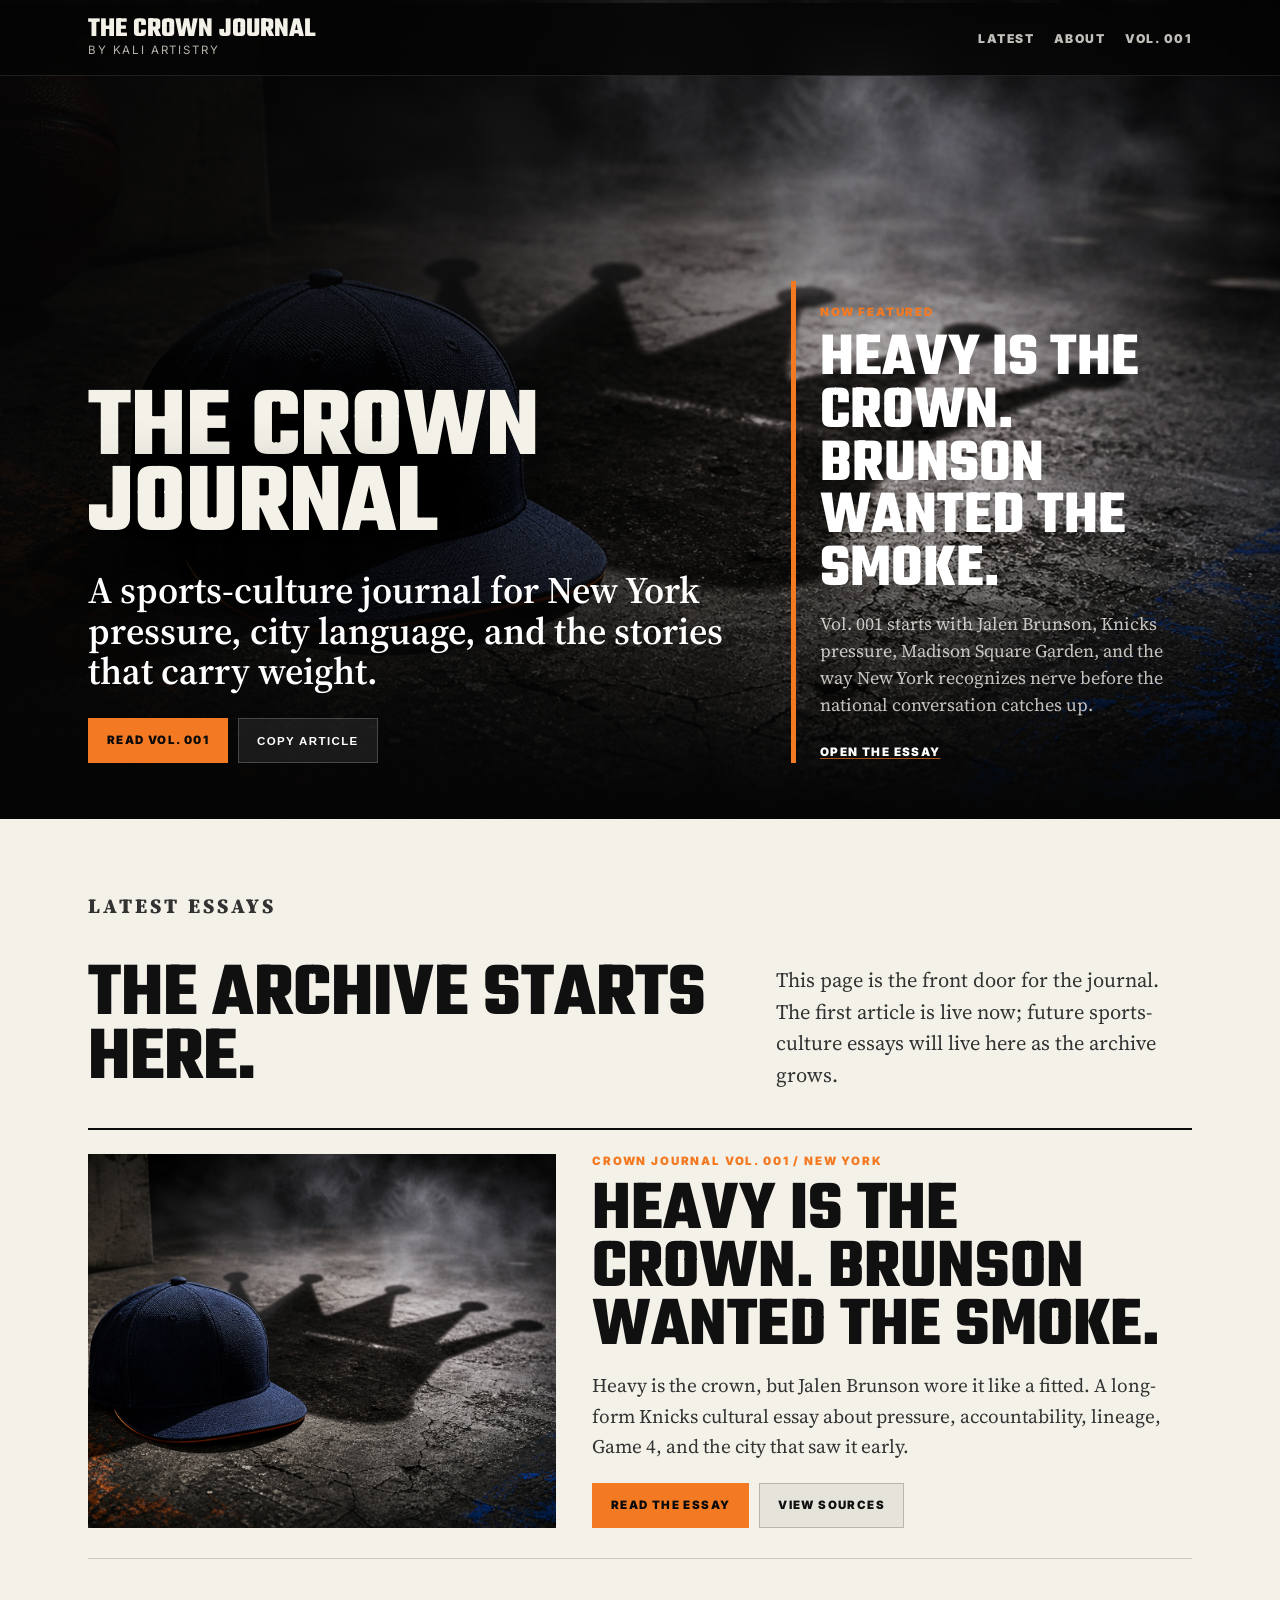
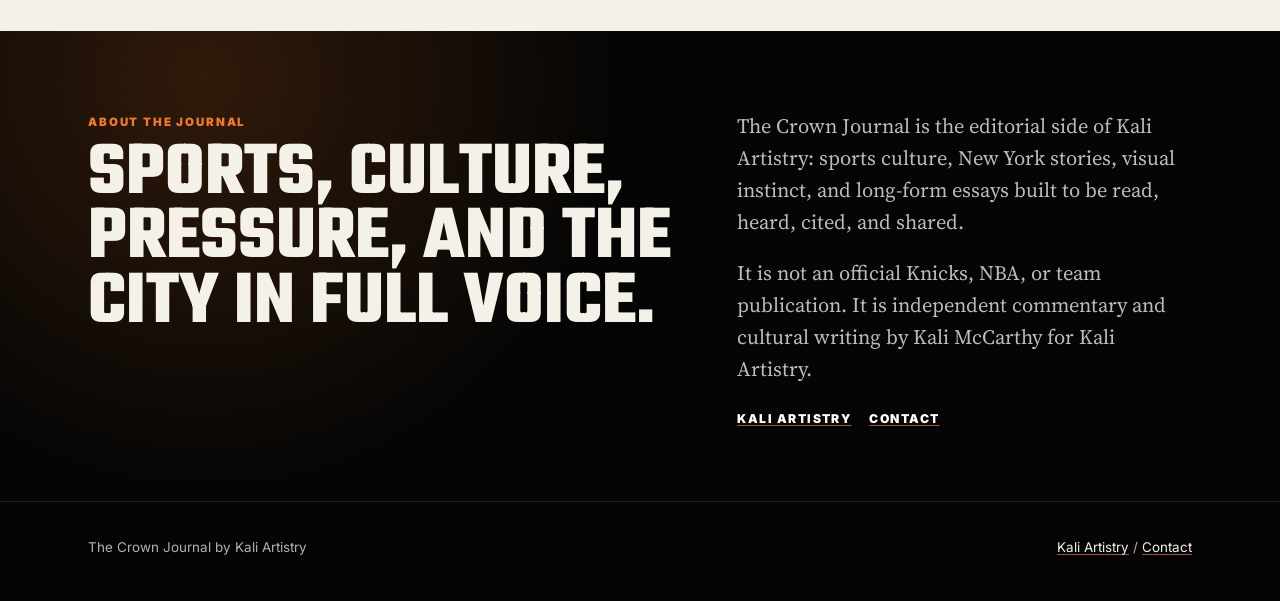
<file: index.html>
<!doctype html>
<html lang="en">
  <head>
    <meta charset="utf-8">
    <meta name="viewport" content="width=device-width, initial-scale=1">
    <meta name="robots" content="noindex">
    <title>The Crown Journal by Kali Artistry | New York Sports Culture Essays</title>
    <meta name="description" content="The Crown Journal by Kali Artistry is a sports-culture journal for New York pressure, Knicks history, city language, and long-form essays.">
    <link rel="canonical" href="https://journal.kaliartistry.com/">
    <link rel="preload" as="image" href="assets/crown-fitted-hero.png">
    <link rel="stylesheet" href="styles.css">
    <meta property="og:type" content="website">
    <meta property="og:site_name" content="The Crown Journal by Kali Artistry">
    <meta property="og:url" content="https://journal.kaliartistry.com/">
    <meta property="og:title" content="The Crown Journal by Kali Artistry">
    <meta property="og:description" content="Sports culture, New York pressure, Knicks history, and long-form essays from Kali Artistry.">
    <meta property="og:image" content="https://journal.kaliartistry.com/assets/crown-fitted-hero.png">
    <meta property="og:image:alt" content="A navy fitted cap on concrete under a heavy crown shadow with smoke and orange-blue light.">
    <meta name="twitter:card" content="summary_large_image">
    <meta name="twitter:title" content="The Crown Journal by Kali Artistry">
    <meta name="twitter:description" content="Sports culture, New York pressure, Knicks history, and long-form essays.">
    <meta name="twitter:image" content="https://journal.kaliartistry.com/assets/crown-fitted-hero.png">
    <script async src="https://www.googletagmanager.com/gtag/js?id=G-VDK00FP55M"></script>
    <script>
      window.dataLayer = window.dataLayer || [];
      function gtag(){dataLayer.push(arguments);}
      gtag("js", new Date());
      gtag("config", "G-VDK00FP55M", {
        linker: {
          domains: ["www.kaliartistry.com", "journal.kaliartistry.com"]
        }
      });
    </script>
    <script type="application/ld+json">
      {
        "@context": "https://schema.org",
        "@graph": [
          {
            "@type": "Organization",
            "@id": "https://journal.kaliartistry.com/#publisher",
            "name": "Kali Artistry",
            "url": "https://www.kaliartistry.com/"
          },
          {
            "@type": "WebSite",
            "@id": "https://journal.kaliartistry.com/#website",
            "name": "The Crown Journal by Kali Artistry",
            "url": "https://journal.kaliartistry.com/",
            "description": "A sports-culture journal for New York pressure, Knicks history, city language, and long-form essays.",
            "publisher": {
              "@id": "https://journal.kaliartistry.com/#publisher"
            },
            "inLanguage": "en-US"
          },
          {
            "@type": "CollectionPage",
            "@id": "https://journal.kaliartistry.com/#collection",
            "url": "https://journal.kaliartistry.com/",
            "name": "The Crown Journal",
            "description": "The magazine-style home for Crown Journal essays by Kali Artistry.",
            "isPartOf": {
              "@id": "https://journal.kaliartistry.com/#website"
            },
            "publisher": {
              "@id": "https://journal.kaliartistry.com/#publisher"
            },
            "mainEntity": {
              "@type": "ItemList",
              "name": "Latest Crown Journal Essays",
              "numberOfItems": 1,
              "itemListElement": [
                {
                  "@type": "ListItem",
                  "position": 1,
                  "url": "https://journal.kaliartistry.com/heavy-is-the-crown-brunson-wanted-the-smoke/",
                  "name": "Heavy Is The Crown. Brunson Wanted The Smoke."
                }
              ]
            },
            "hasPart": [
              {
                "@id": "https://journal.kaliartistry.com/heavy-is-the-crown-brunson-wanted-the-smoke/#article"
              }
            ]
          },
          {
            "@type": "BreadcrumbList",
            "@id": "https://journal.kaliartistry.com/#breadcrumb",
            "itemListElement": [
              {
                "@type": "ListItem",
                "position": 1,
                "name": "The Crown Journal",
                "item": "https://journal.kaliartistry.com/"
              }
            ]
          }
        ]
      }
    </script>
  </head>
  <body class="home-page" data-page="home" data-share-url="https://journal.kaliartistry.com/">
    <header class="site-header">
      <nav class="nav" aria-label="Primary navigation">
        <a class="brand" href="./" aria-current="page">
          <strong>The Crown Journal</strong>
          <span>By Kali Artistry</span>
        </a>
        <div class="nav-links">
          <a href="#latest" data-track-nav="home_latest">Latest</a>
          <a href="#about" data-track-nav="home_about">About</a>
          <a href="heavy-is-the-crown-brunson-wanted-the-smoke/" data-track-nav="home_article_nav">Vol. 001</a>
        </div>
      </nav>
    </header>

    <main>
      <section class="hero home-hero" aria-label="The Crown Journal homepage">
        <img class="hero-image" src="assets/crown-fitted-hero.png" alt="A fitted cap on concrete under a heavy crown shadow, surrounded by smoke and arena light.">
        <div class="hero-inner home-hero-inner">
          <div class="hero-copy home-copy">
            <h1>The Crown Journal</h1>
            <p class="dek">A sports-culture journal for New York pressure, city language, and the stories that carry weight.</p>
            <div class="hero-actions" aria-label="Journal actions">
              <a class="button primary" href="heavy-is-the-crown-brunson-wanted-the-smoke/" data-track-article-card="hero_read">Read Vol. 001</a>
              <button
                class="button"
                type="button"
                data-copy-link
                data-share-method="journal_home_copy"
                data-copy-url="https://journal.kaliartistry.com/heavy-is-the-crown-brunson-wanted-the-smoke/?utm_source=journal_home&utm_medium=copy_link&utm_campaign=crown_journal_launch"
              >Copy article</button>
            </div>
          </div>

          <aside class="home-feature" aria-label="Featured story">
            <span class="home-feature-label">Now Featured</span>
            <h2>Heavy Is The Crown. Brunson Wanted The Smoke.</h2>
            <p>Vol. 001 starts with Jalen Brunson, Knicks pressure, Madison Square Garden, and the way New York recognizes nerve before the national conversation catches up.</p>
            <a href="heavy-is-the-crown-brunson-wanted-the-smoke/" data-track-article-card="hero_feature">Open the essay</a>
          </aside>
        </div>
      </section>

      <section class="home-band home-latest" id="latest" aria-labelledby="latest-title">
        <div class="home-section-inner">
          <div class="home-section-head">
            <p class="home-section-label">Latest Essays</p>
            <h2 id="latest-title">The archive starts here.</h2>
            <p>This page is the front door for the journal. The first article is live now; future sports-culture essays will live here as the archive grows.</p>
          </div>

          <article class="essay-card">
            <a class="essay-card-media" href="heavy-is-the-crown-brunson-wanted-the-smoke/" aria-label="Read Heavy Is The Crown. Brunson Wanted The Smoke." data-track-article-card="latest_image">
              <img src="assets/crown-fitted-hero.png" alt="A fitted cap on concrete under a heavy crown shadow.">
            </a>
            <div class="essay-card-copy">
              <span>Crown Journal Vol. 001 / New York</span>
              <h3><a href="heavy-is-the-crown-brunson-wanted-the-smoke/" data-track-article-card="latest_title">Heavy Is The Crown. Brunson Wanted The Smoke.</a></h3>
              <p>Heavy is the crown, but Jalen Brunson wore it like a fitted. A long-form Knicks cultural essay about pressure, accountability, lineage, Game 4, and the city that saw it early.</p>
              <div class="essay-actions">
                <a class="button primary" href="heavy-is-the-crown-brunson-wanted-the-smoke/" data-track-article-card="latest_read">Read the essay</a>
                <a class="button" href="heavy-is-the-crown-brunson-wanted-the-smoke/#sources" data-track-article-card="latest_sources">View sources</a>
              </div>
            </div>
          </article>
        </div>
      </section>

      <section class="home-about" id="about" aria-labelledby="about-title">
        <div class="home-section-inner about-grid">
          <div>
            <p class="home-section-label">About The Journal</p>
            <h2 id="about-title">Sports, culture, pressure, and the city in full voice.</h2>
          </div>
          <div class="about-copy">
            <p>The Crown Journal is the editorial side of Kali Artistry: sports culture, New York stories, visual instinct, and long-form essays built to be read, heard, cited, and shared.</p>
            <p>It is not an official Knicks, NBA, or team publication. It is independent commentary and cultural writing by Kali McCarthy for Kali Artistry.</p>
            <div class="about-links">
              <a href="https://www.kaliartistry.com/" data-track-outbound="kali_artistry_home">Kali Artistry</a>
              <a href="https://www.kaliartistry.com/contact.html" data-track-outbound="kali_artistry_contact">Contact</a>
            </div>
          </div>
        </div>
      </section>
    </main>

    <footer class="site-footer">
      <div class="footer-inner">
        <span>The Crown Journal by Kali Artistry</span>
        <span><a href="https://www.kaliartistry.com/" data-track-outbound="kali_artistry_home">Kali Artistry</a> / <a href="https://www.kaliartistry.com/contact.html" data-track-outbound="kali_artistry_contact">Contact</a></span>
      </div>
    </footer>

    <script src="scripts.js"></script>
  </body>
</html>
</file>
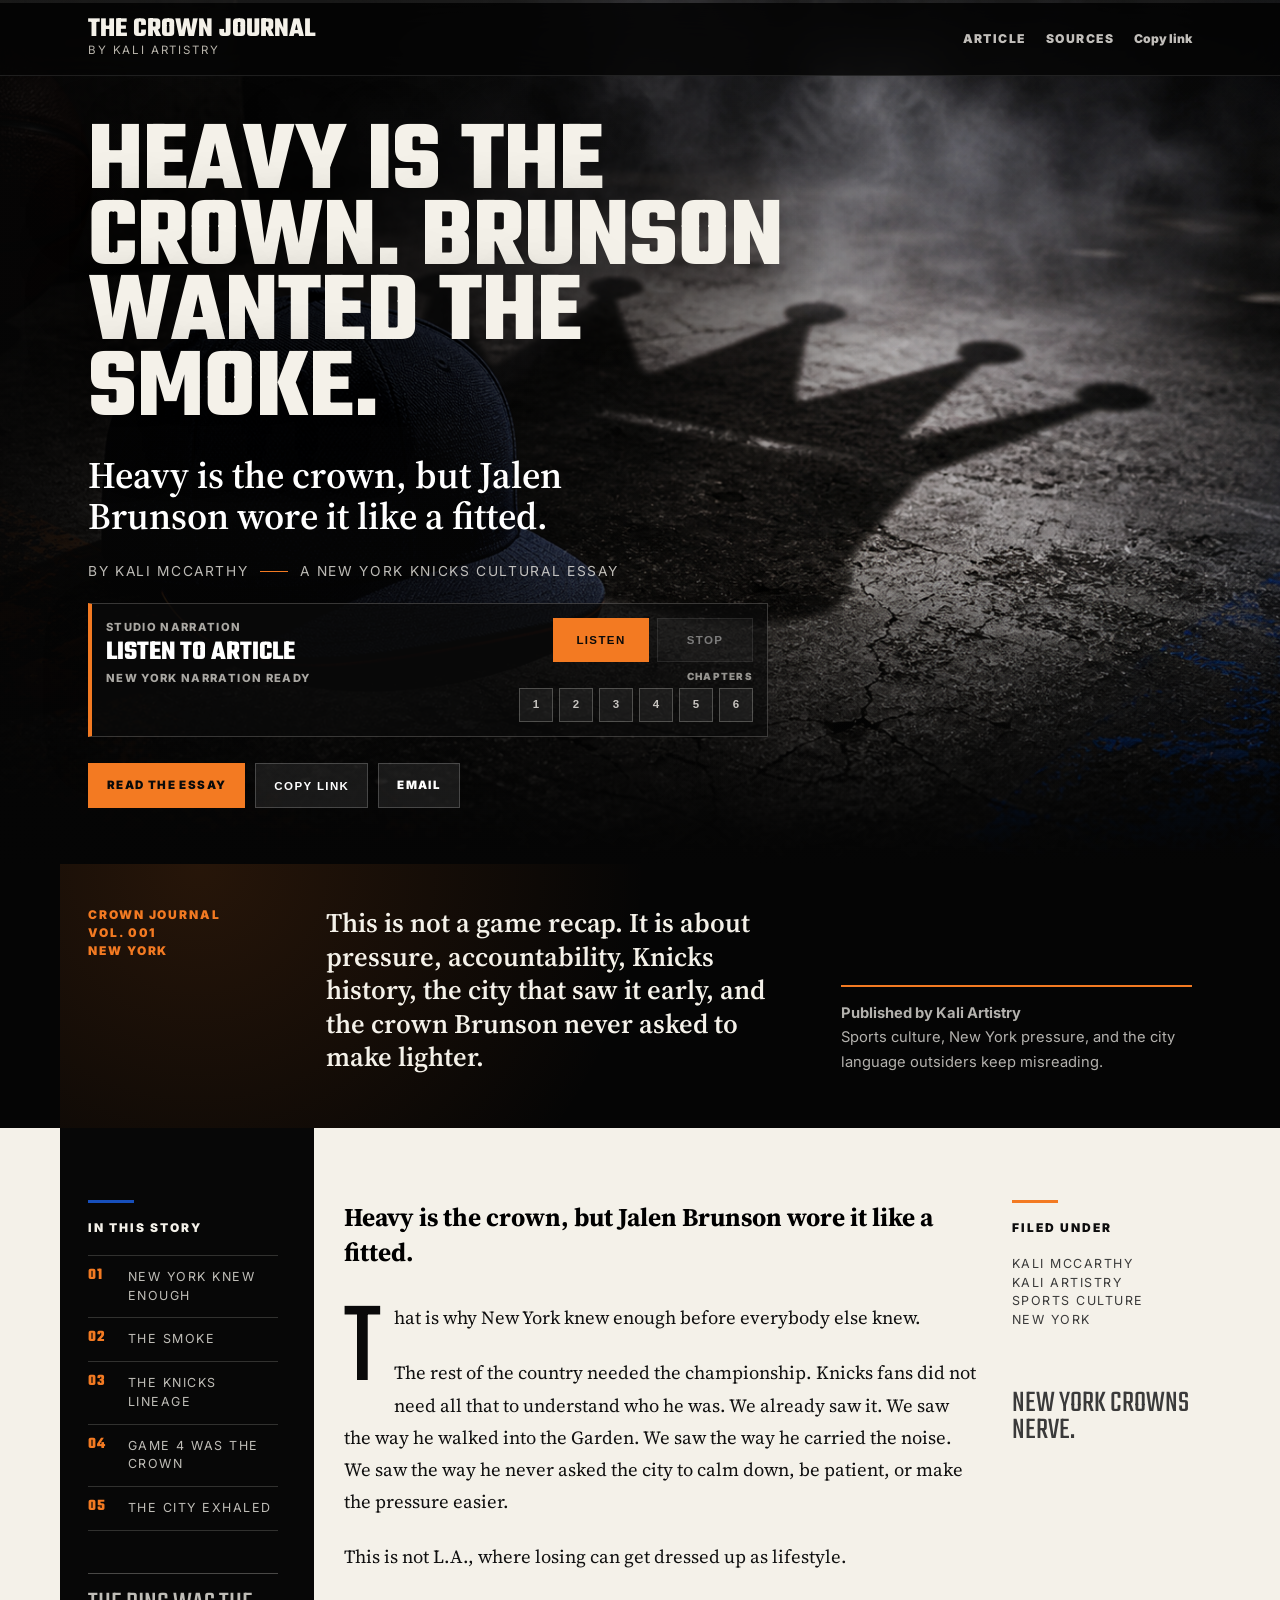
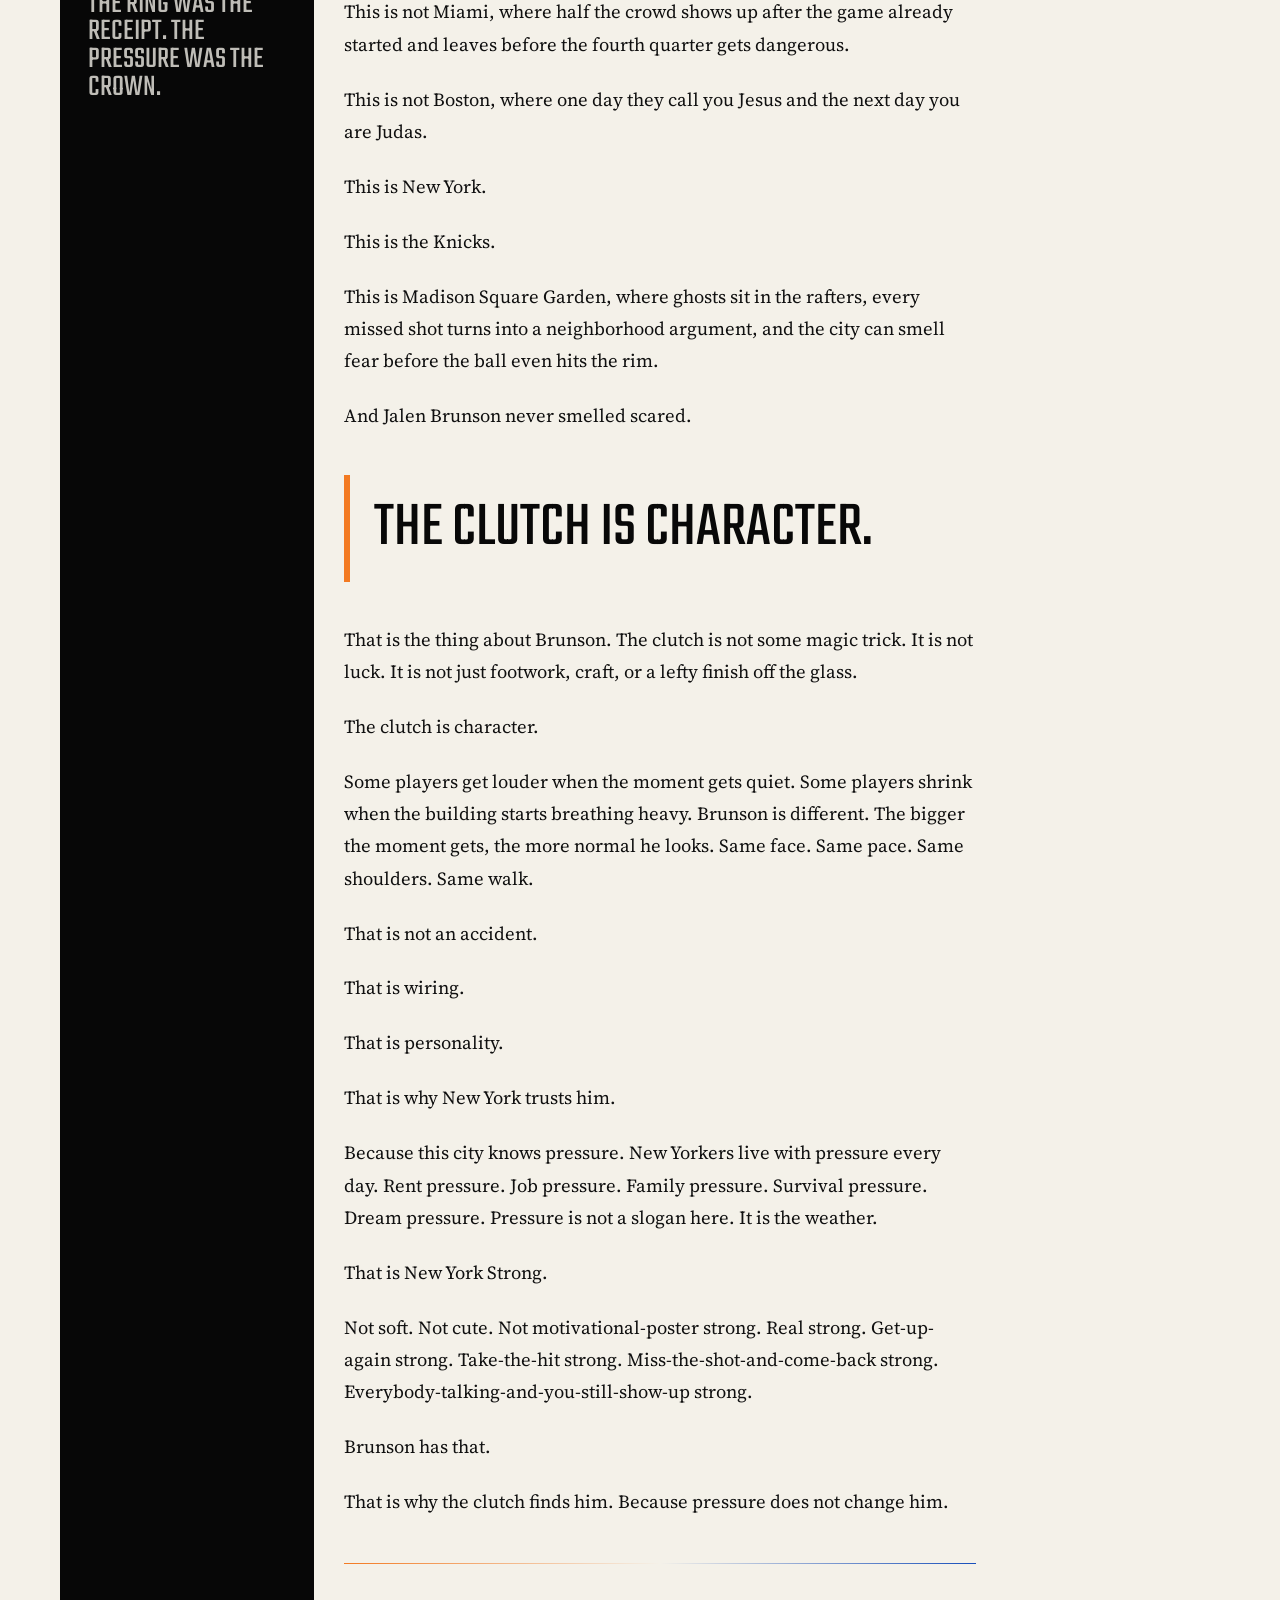
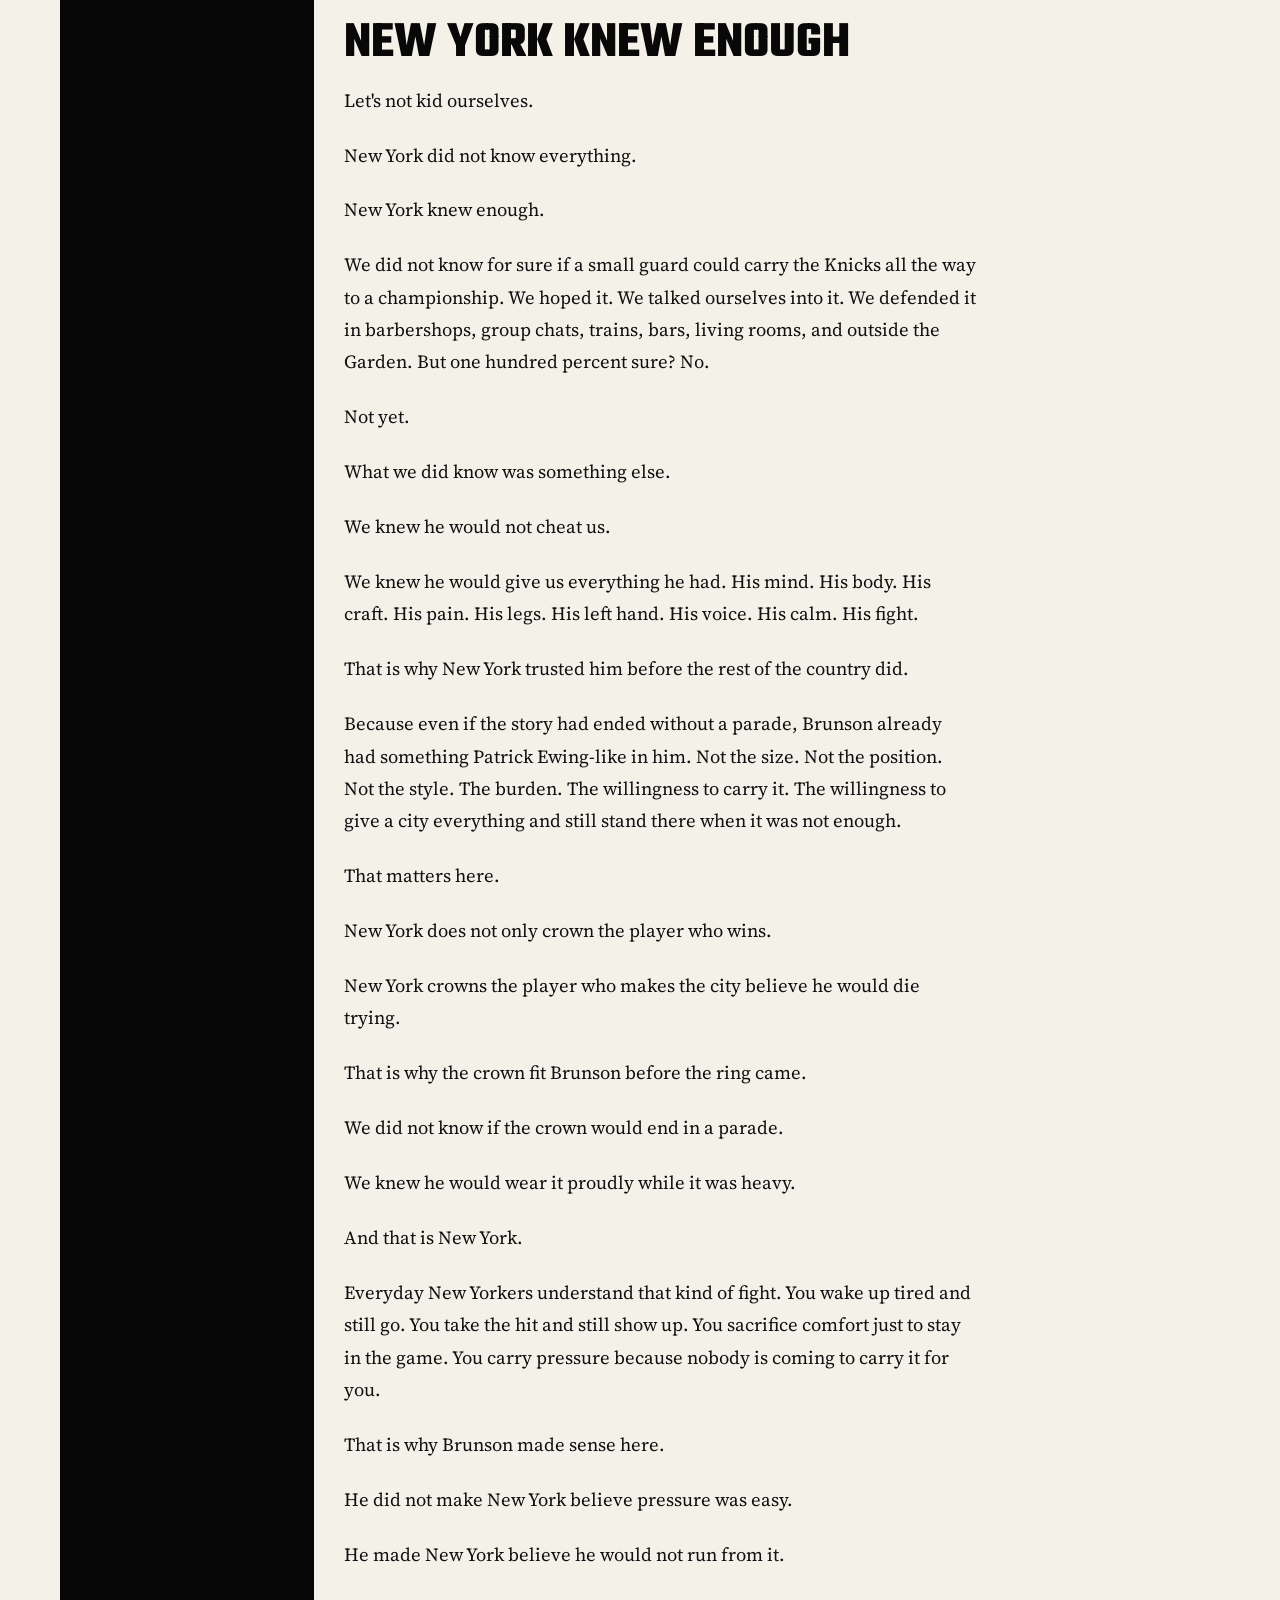
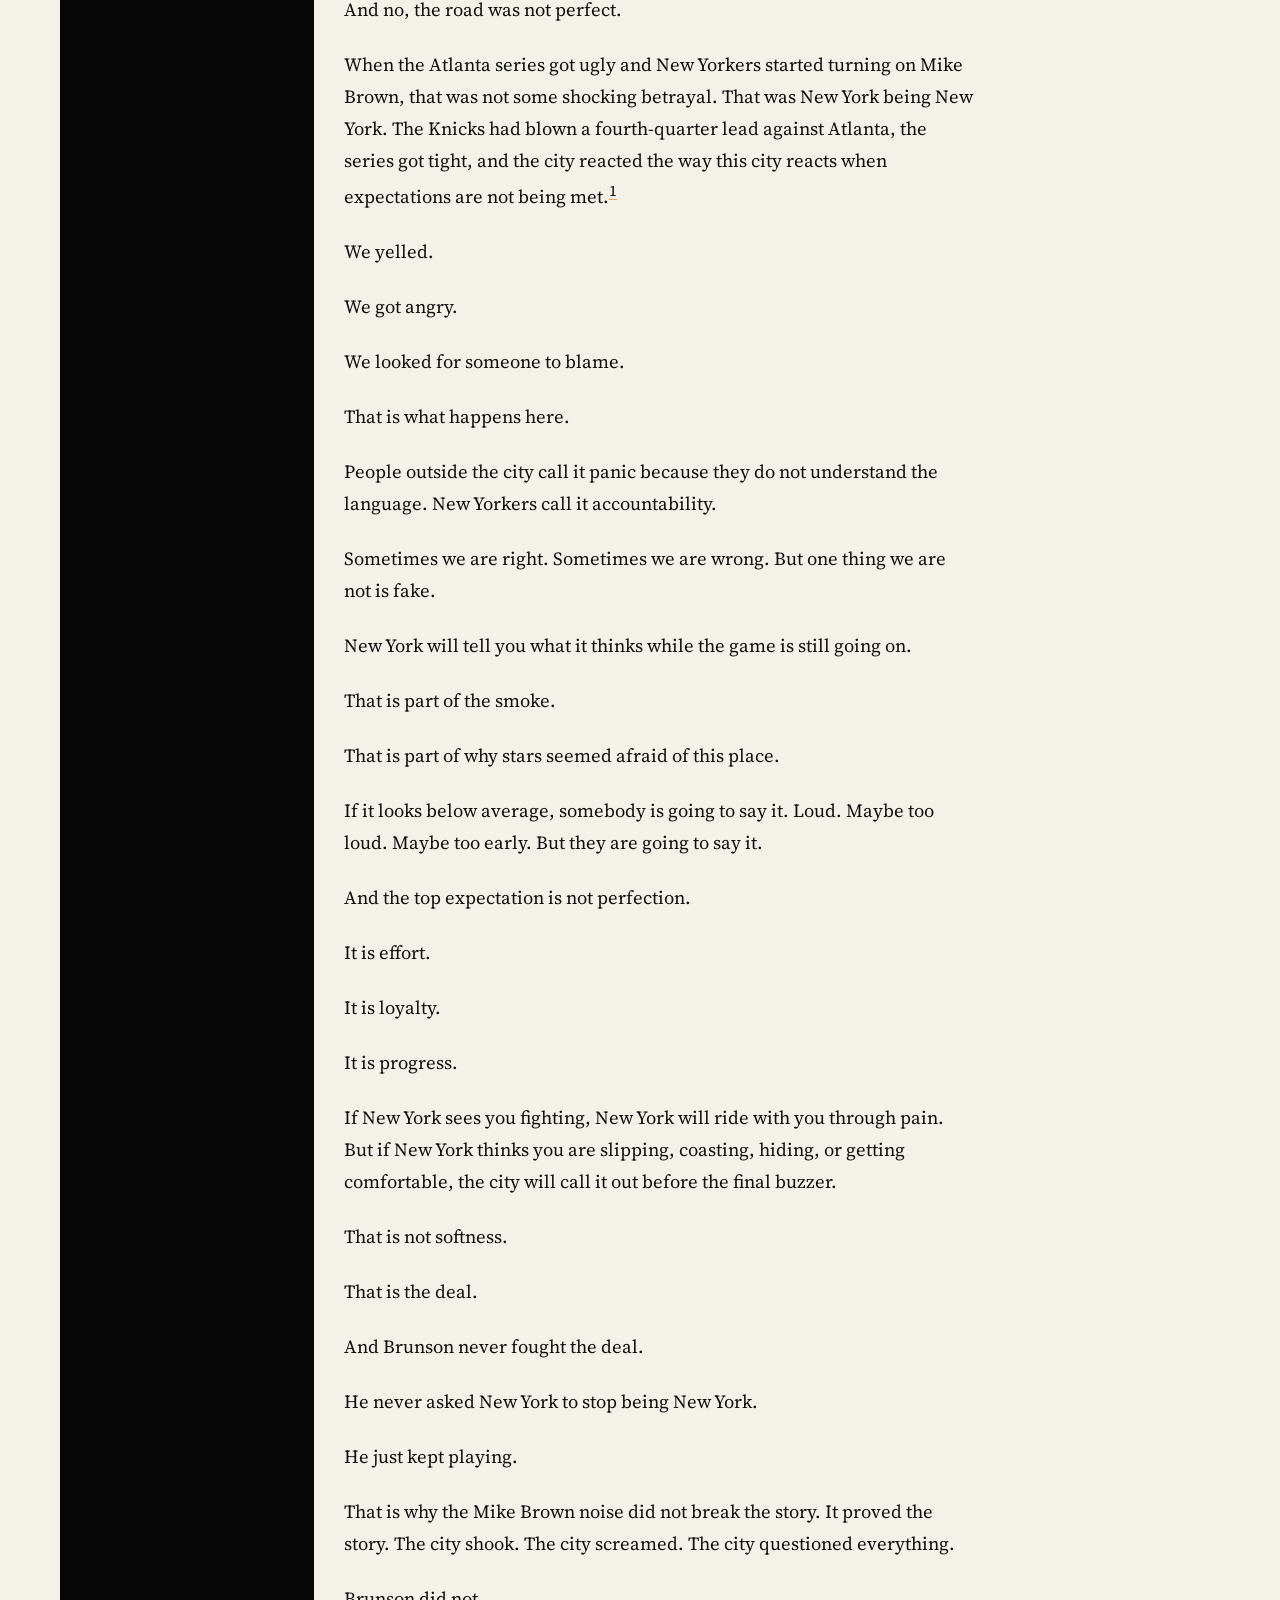
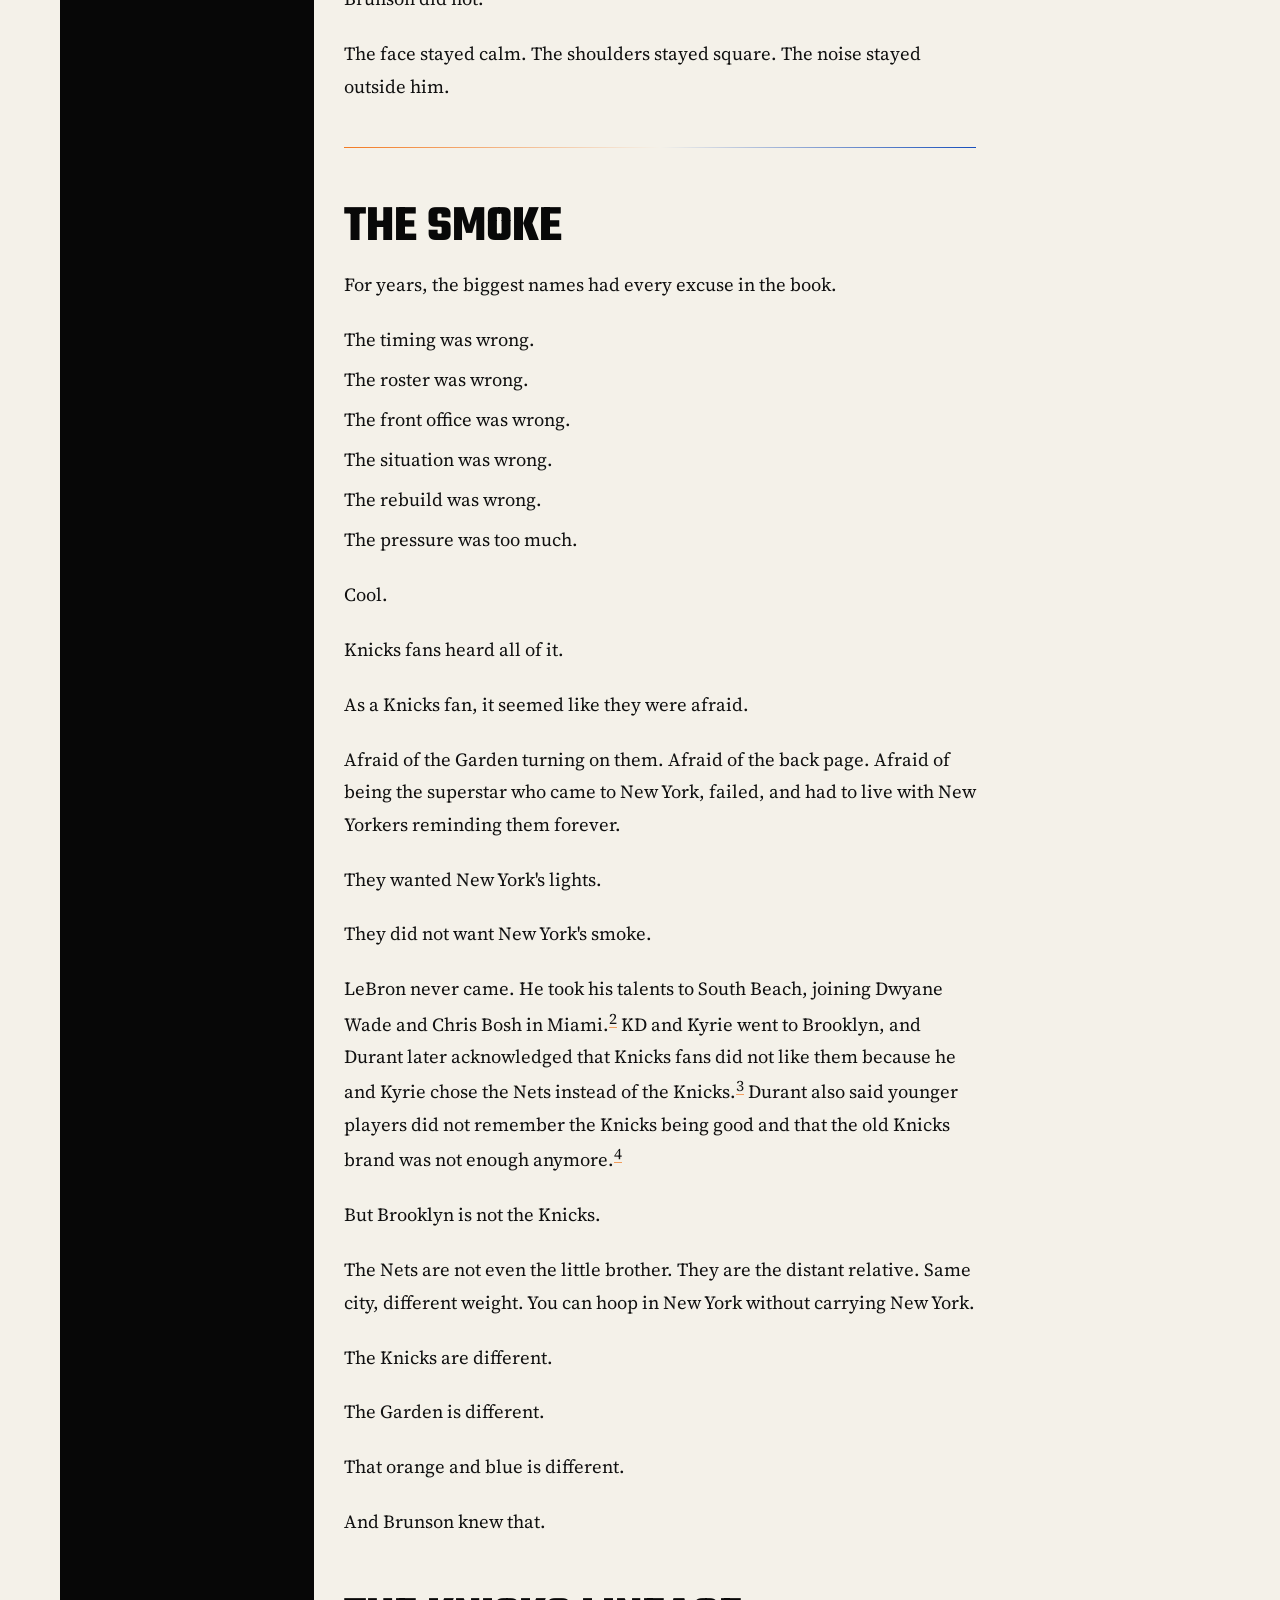
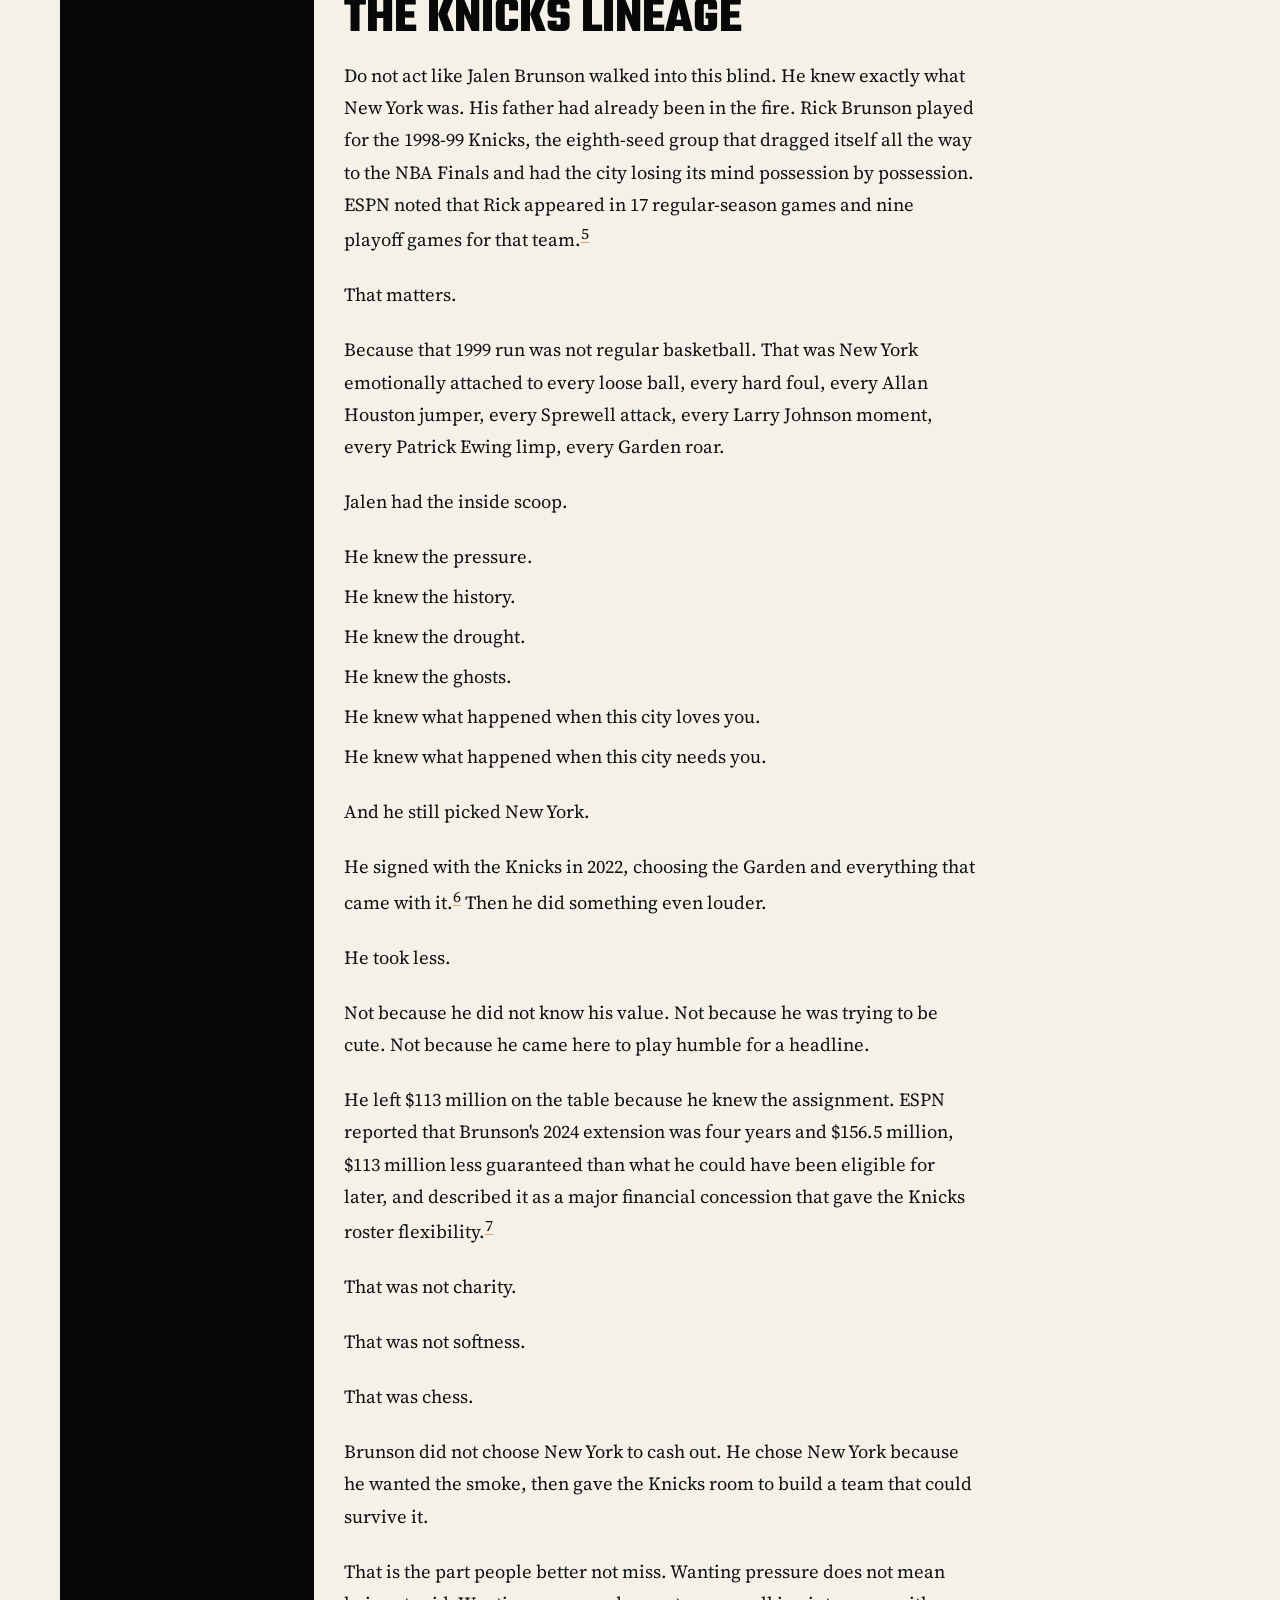
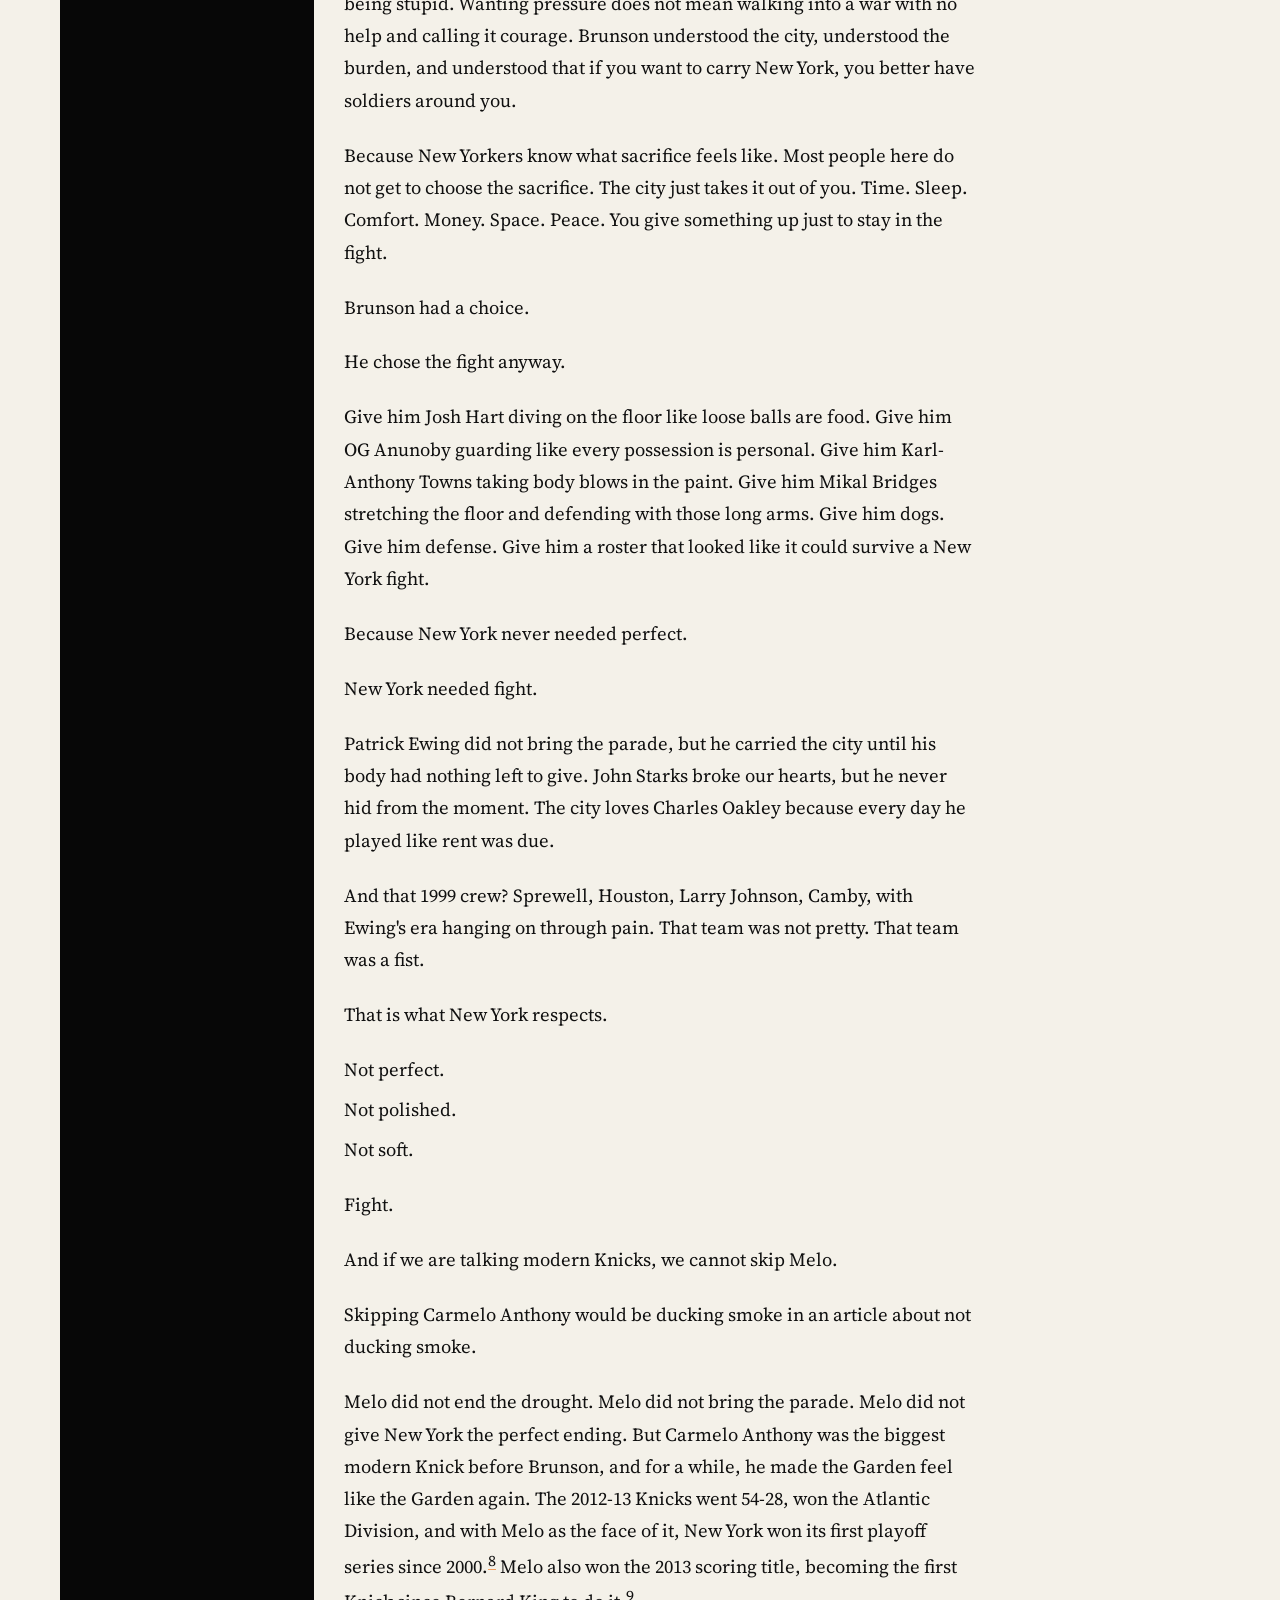
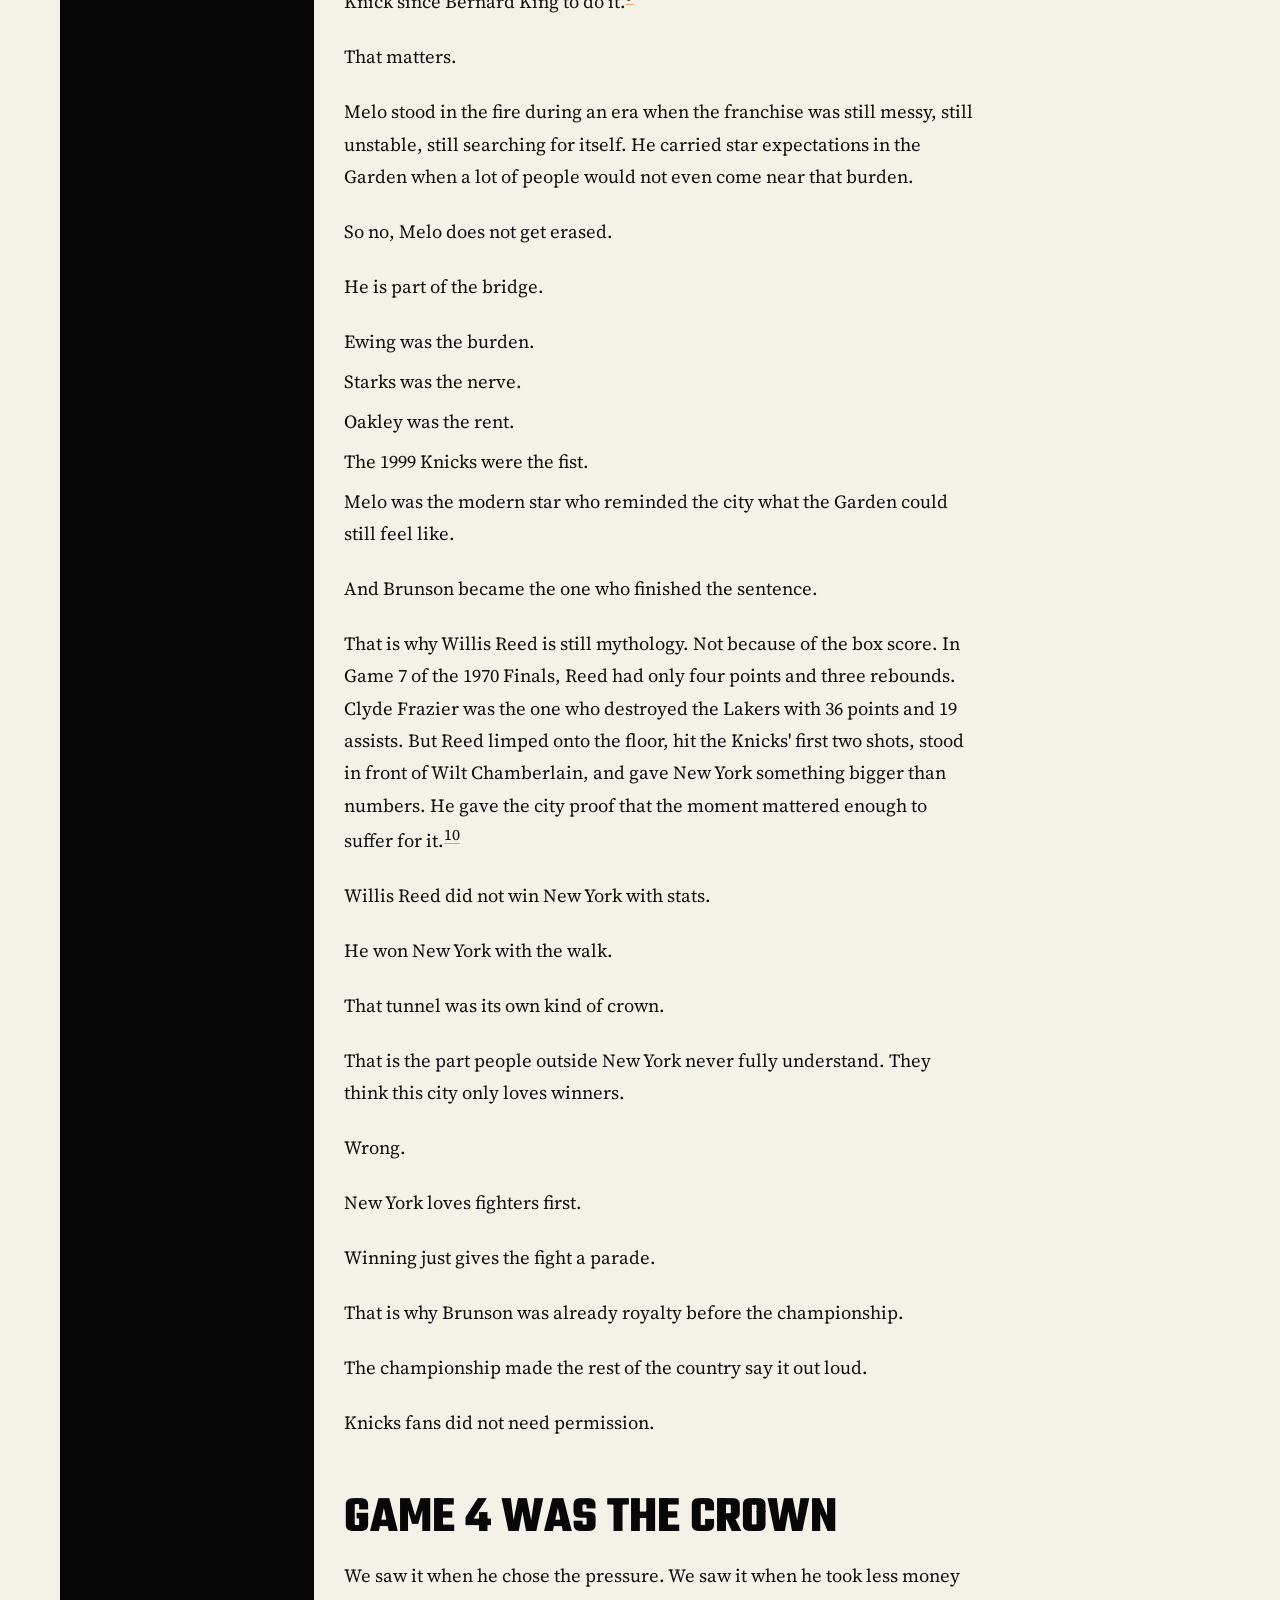
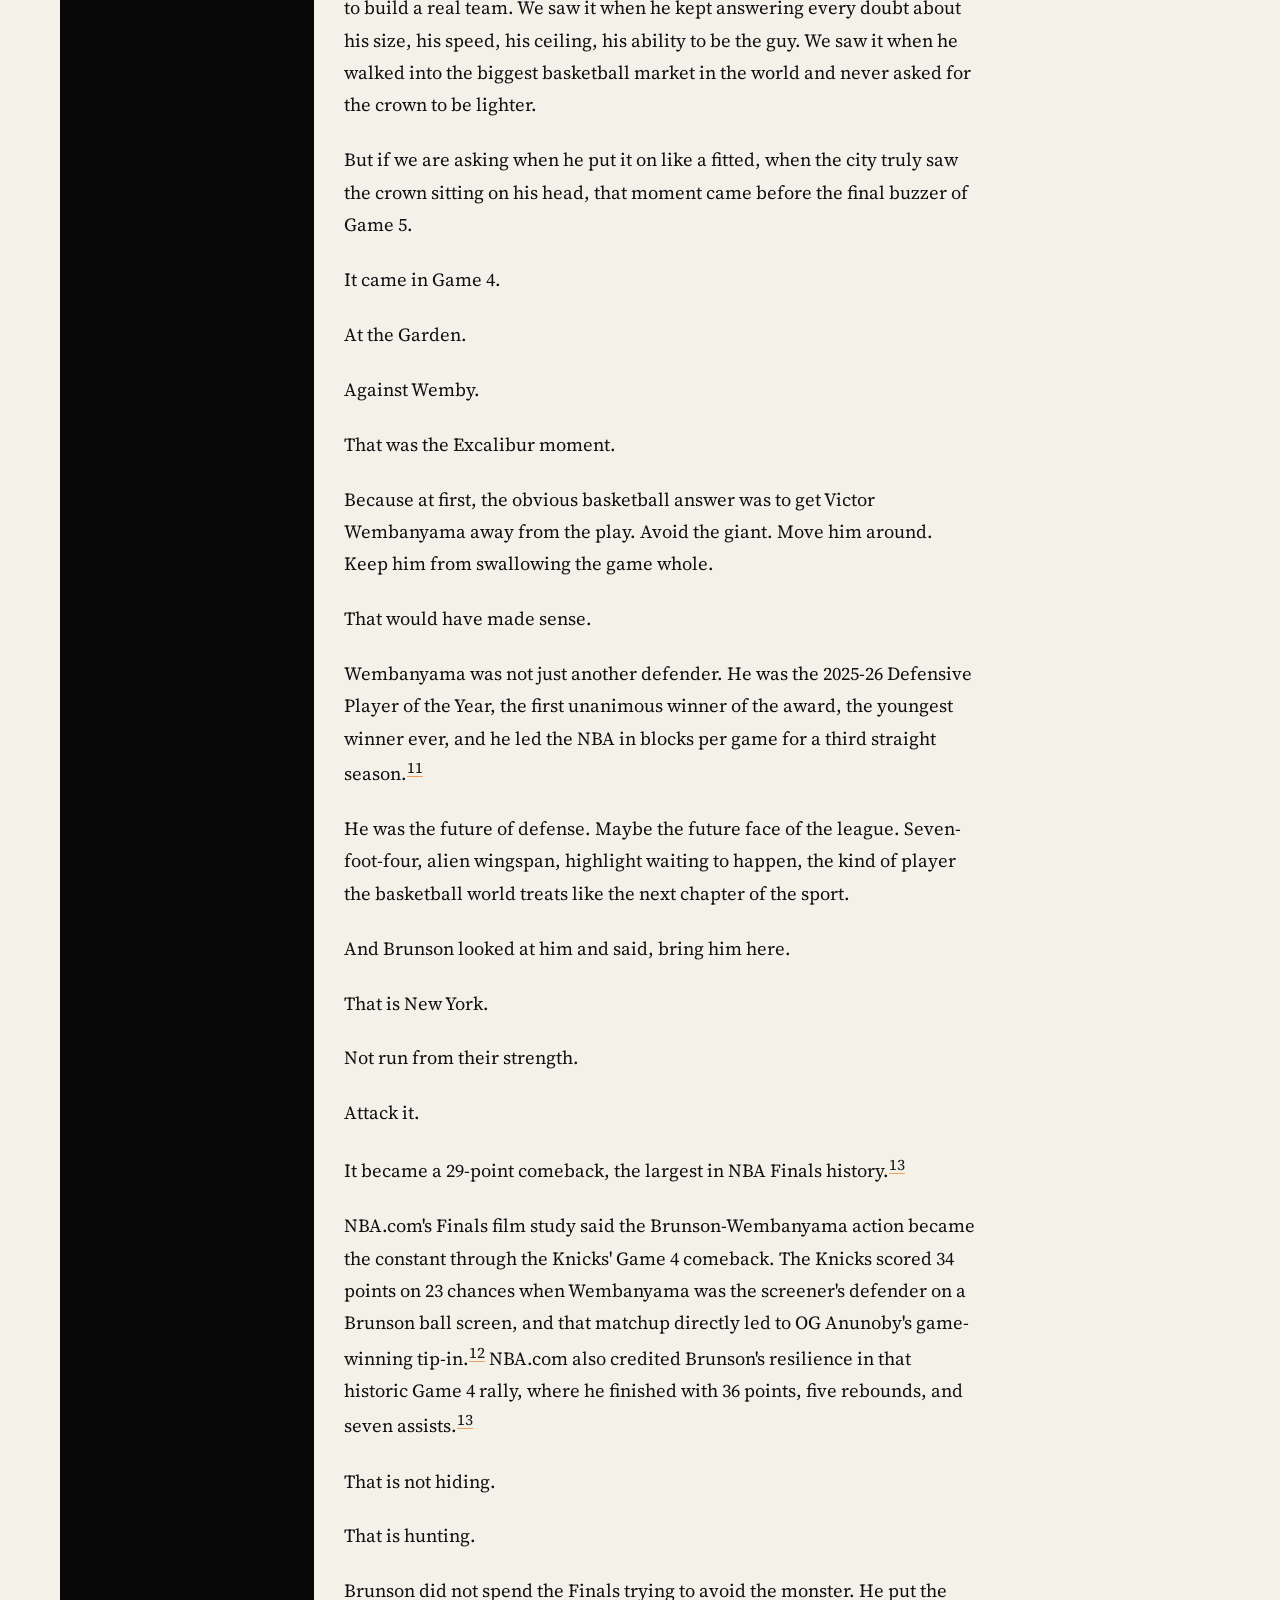
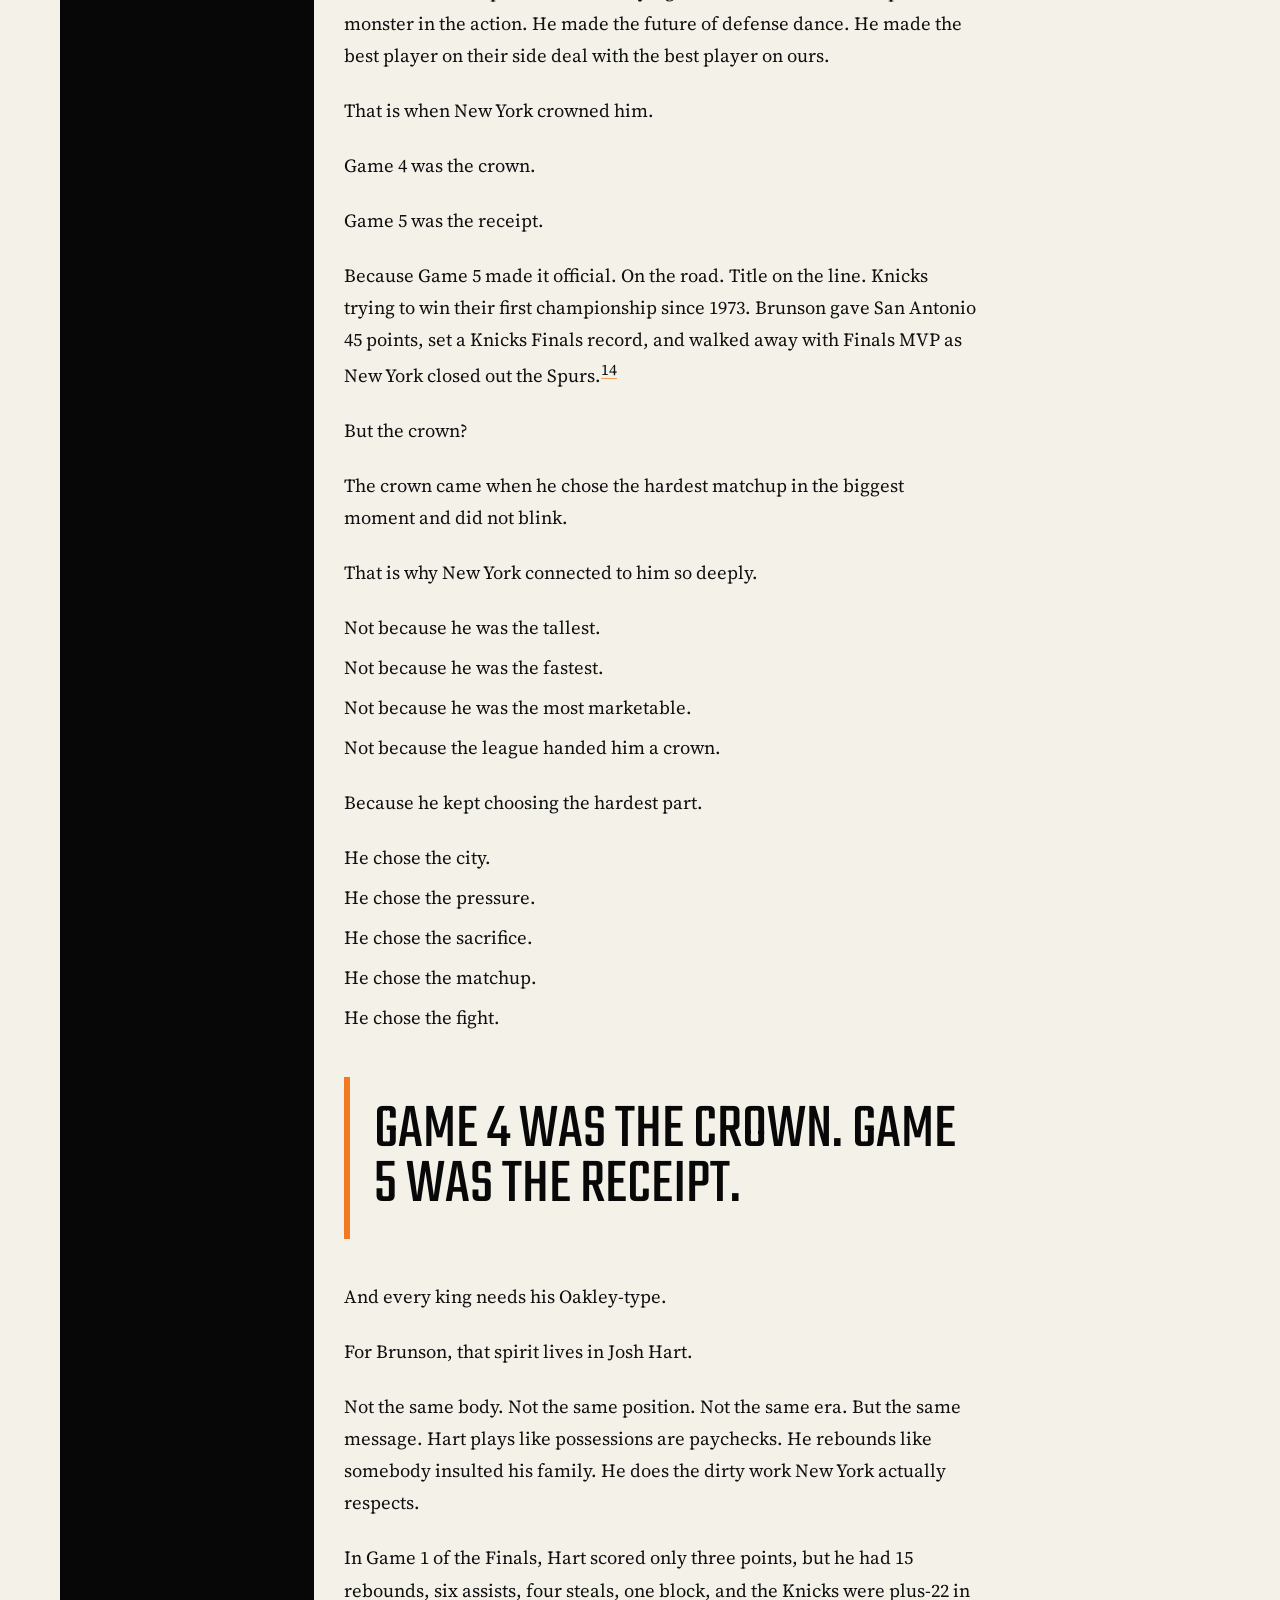
<file: heavy-is-the-crown-brunson-wanted-the-smoke/index.html>
<!doctype html>
<html lang="en">
  <head>
    <meta charset="utf-8">
    <meta name="viewport" content="width=device-width, initial-scale=1">
    <meta name="robots" content="noindex">
    <title>Heavy Is The Crown. Brunson Wanted The Smoke. | Kali Artistry</title>
    <meta name="description" content="A New York Knicks cultural essay on Jalen Brunson, pressure, accountability, Willis Reed, Patrick Ewing, Melo, Game 4 vs. Wemby, and why the ring was the receipt.">
    <link rel="canonical" href="https://journal.kaliartistry.com/heavy-is-the-crown-brunson-wanted-the-smoke/">
    <link rel="preload" as="image" href="../assets/crown-fitted-hero.png">
    <link rel="stylesheet" href="../styles.css">
    <meta property="og:type" content="article">
    <meta property="og:site_name" content="The Crown Journal by Kali Artistry">
    <meta property="og:url" content="https://journal.kaliartistry.com/heavy-is-the-crown-brunson-wanted-the-smoke/">
    <meta property="og:title" content="Heavy Is The Crown. Brunson Wanted The Smoke.">
    <meta property="og:description" content="New York did not know everything. New York knew enough. A Knicks essay on Jalen Brunson, pressure, accountability, and the crown he wore like a fitted.">
    <meta property="og:image" content="https://journal.kaliartistry.com/assets/crown-fitted-hero.png">
    <meta property="og:image:alt" content="A navy fitted cap on concrete under a heavy crown shadow with smoke and orange-blue light.">
    <meta property="article:published_time" content="2026-06-27T01:00:00-04:00">
    <meta property="article:modified_time" content="2026-06-27T11:30:00-04:00">
    <meta name="twitter:card" content="summary_large_image">
    <meta name="twitter:title" content="Heavy Is The Crown. Brunson Wanted The Smoke.">
    <meta name="twitter:description" content="New York did not know everything. New York knew enough.">
    <meta name="twitter:image" content="https://journal.kaliartistry.com/assets/crown-fitted-hero.png">
    <script async src="https://www.googletagmanager.com/gtag/js?id=G-VDK00FP55M"></script>
    <script>
      window.dataLayer = window.dataLayer || [];
      function gtag(){dataLayer.push(arguments);}
      gtag("js", new Date());
      gtag("config", "G-VDK00FP55M", {
        linker: {
          domains: ["www.kaliartistry.com", "journal.kaliartistry.com"]
        }
      });
    </script>
    <script type="application/ld+json">
      {
        "@context": "https://schema.org",
        "@graph": [
          {
            "@type": "Organization",
            "@id": "https://journal.kaliartistry.com/#publisher",
            "name": "Kali Artistry",
            "url": "https://www.kaliartistry.com/"
          },
          {
            "@type": "WebSite",
            "@id": "https://journal.kaliartistry.com/#website",
            "name": "The Crown Journal by Kali Artistry",
            "url": "https://journal.kaliartistry.com/",
            "publisher": {
              "@id": "https://journal.kaliartistry.com/#publisher"
            },
            "inLanguage": "en-US"
          },
          {
            "@type": "Person",
            "@id": "https://journal.kaliartistry.com/#kali-mccarthy",
            "name": "Kali McCarthy"
          },
          {
            "@type": "BreadcrumbList",
            "@id": "https://journal.kaliartistry.com/heavy-is-the-crown-brunson-wanted-the-smoke/#breadcrumb",
            "itemListElement": [
              {
                "@type": "ListItem",
                "position": 1,
                "name": "The Crown Journal",
                "item": "https://journal.kaliartistry.com/"
              },
              {
                "@type": "ListItem",
                "position": 2,
                "name": "Heavy Is The Crown. Brunson Wanted The Smoke.",
                "item": "https://journal.kaliartistry.com/heavy-is-the-crown-brunson-wanted-the-smoke/"
              }
            ]
          },
          {
            "@type": "AudioObject",
            "@id": "https://journal.kaliartistry.com/heavy-is-the-crown-brunson-wanted-the-smoke/#audio",
            "name": "Studio narration: Heavy Is The Crown. Brunson Wanted The Smoke.",
            "encodingFormat": "audio/mpeg",
            "contentUrl": "https://journal.kaliartistry.com/assets/audio/crown-journal-brunson-literal-01.mp3",
            "isPartOf": {
              "@id": "https://journal.kaliartistry.com/heavy-is-the-crown-brunson-wanted-the-smoke/#article"
            }
          },
          {
            "@type": "Article",
            "@id": "https://journal.kaliartistry.com/heavy-is-the-crown-brunson-wanted-the-smoke/#article",
            "headline": "Heavy Is The Crown. Brunson Wanted The Smoke.",
            "description": "A New York Knicks cultural essay on Jalen Brunson, pressure, accountability, Willis Reed, Patrick Ewing, Melo, Game 4 vs. Wemby, and why the ring was the receipt.",
            "image": "https://journal.kaliartistry.com/assets/crown-fitted-hero.png",
            "datePublished": "2026-06-27T01:00:00-04:00",
            "dateModified": "2026-06-27T11:30:00-04:00",
            "articleSection": "Sports culture",
            "keywords": "Jalen Brunson, New York Knicks, Knicks, NBA Finals, Madison Square Garden, New York sports culture, Kali Artistry, Crown Journal",
            "about": [
              { "@type": "Thing", "name": "New York Knicks" },
              { "@type": "Thing", "name": "Jalen Brunson" },
              { "@type": "Thing", "name": "New York sports culture" },
              { "@type": "Thing", "name": "Madison Square Garden" }
            ],
            "mentions": [
              { "@type": "Person", "name": "Willis Reed" },
              { "@type": "Person", "name": "Patrick Ewing" },
              { "@type": "Person", "name": "Carmelo Anthony" },
              { "@type": "Person", "name": "Victor Wembanyama" }
            ],
            "author": {
              "@id": "https://journal.kaliartistry.com/#kali-mccarthy"
            },
            "publisher": {
              "@id": "https://journal.kaliartistry.com/#publisher"
            },
            "isPartOf": {
              "@id": "https://journal.kaliartistry.com/#website"
            },
            "associatedMedia": {
              "@id": "https://journal.kaliartistry.com/heavy-is-the-crown-brunson-wanted-the-smoke/#audio"
            },
            "mainEntityOfPage": "https://journal.kaliartistry.com/heavy-is-the-crown-brunson-wanted-the-smoke/"
          }
        ]
      }
    </script>
  </head>
  <body data-page="article" data-share-url="https://journal.kaliartistry.com/heavy-is-the-crown-brunson-wanted-the-smoke/">
    <div class="reading-progress" aria-hidden="true"><span></span></div>

    <header class="site-header">
      <nav class="nav" aria-label="Primary navigation">
        <a class="brand" href="../">
          <strong>The Crown Journal</strong>
          <span>By Kali Artistry</span>
        </a>
        <div class="nav-links">
          <a href="#article" data-track-nav="article">Article</a>
          <a href="#sources" data-track-nav="sources">Sources</a>
          <button type="button" data-copy-link data-share-method="copy_link">Copy link</button>
        </div>
      </nav>
    </header>

    <main>
      <section class="hero">
        <img class="hero-image" src="../assets/crown-fitted-hero.png" alt="A fitted cap on concrete under a heavy crown shadow, surrounded by smoke and arena light.">
        <div class="hero-inner">
          <div class="hero-copy">
            <h1>Heavy Is The Crown. Brunson Wanted The Smoke.</h1>
            <p class="dek">Heavy is the crown, but Jalen Brunson wore it like a fitted.</p>
            <p class="byline">
              <span>By Kali McCarthy</span>
              <span>A New York Knicks cultural essay</span>
            </p>
            <div
              class="listen-panel"
              data-audio-reader
              data-audio-chapter-count="6"
              data-audio-playlist="../assets/audio/crown-journal-brunson-literal-01.mp3, ../assets/audio/crown-journal-brunson-literal-02.mp3, ../assets/audio/crown-journal-brunson-literal-03.mp3, ../assets/audio/crown-journal-brunson-literal-04.mp3, ../assets/audio/crown-journal-brunson-literal-05.mp3, ../assets/audio/crown-journal-brunson-literal-06.mp3, ../assets/audio/crown-journal-brunson-literal-07.mp3, ../assets/audio/crown-journal-brunson-literal-08.mp3, ../assets/audio/crown-journal-brunson-literal-09.mp3, ../assets/audio/crown-journal-brunson-literal-10.mp3, ../assets/audio/crown-journal-brunson-literal-11.mp3, ../assets/audio/crown-journal-brunson-literal-12.mp3, ../assets/audio/crown-journal-brunson-literal-13.mp3, ../assets/audio/crown-journal-brunson-literal-14.mp3, ../assets/audio/crown-journal-brunson-literal-15.mp3, ../assets/audio/crown-journal-brunson-literal-16.mp3, ../assets/audio/crown-journal-brunson-literal-17.mp3, ../assets/audio/crown-journal-brunson-literal-18.mp3, ../assets/audio/crown-journal-brunson-literal-19.mp3, ../assets/audio/crown-journal-brunson-literal-20.mp3, ../assets/audio/crown-journal-brunson-literal-21.mp3"
              aria-label="Listen to article"
            >
              <div class="listen-copy">
                <span>Studio Narration</span>
                <strong>Listen to Article</strong>
                <em data-listen-status aria-live="polite">New York narration ready</em>
              </div>
              <div class="listen-controls">
                <div class="listen-actions">
                  <button class="button primary" type="button" data-listen-toggle aria-pressed="false">Listen</button>
                  <button class="button" type="button" data-listen-stop disabled>Stop</button>
                </div>
                <div class="listen-segments" data-listen-segments aria-label="Audio chapters"></div>
              </div>
            </div>
            <div class="hero-actions" aria-label="Article actions">
              <a class="button primary" href="#article" data-track-nav="hero_read">Read the essay</a>
              <button class="button" type="button" data-copy-link data-share-method="copy_link">Copy link</button>
              <a class="button" data-share-link data-share-method="email" href="mailto:?subject=Heavy%20Is%20The%20Crown.%20Brunson%20Wanted%20The%20Smoke.&body=https%3A%2F%2Fjournal.kaliartistry.com%2Fheavy-is-the-crown-brunson-wanted-the-smoke%2F%3Futm_source%3Downed_article%26utm_medium%3Demail_share%26utm_campaign%3Dcrown_journal_launch">Email</a>
            </div>
          </div>
        </div>
      </section>

      <div class="article-shell">
        <section class="story-intro" aria-label="Article introduction">
          <div class="issue-stamp">
            Crown Journal<br>
            Vol. 001<br>
            New York
          </div>
          <p class="intro-text">This is not a game recap. It is about pressure, accountability, Knicks history, the city that saw it early, and the crown Brunson never asked to make lighter.</p>
          <div class="meta-panel">
            <strong>Published by Kali Artistry</strong><br>
            Sports culture, New York pressure, and the city language outsiders keep misreading.
          </div>
        </section>

        <div class="article-wrap" id="article">
          <aside class="rail" aria-label="Article guide">
            <span class="rail-title">In This Story</span>
            <ol class="story-list">
              <li><b>01</b><span>New York knew enough</span></li>
              <li><b>02</b><span>The smoke</span></li>
              <li><b>03</b><span>The Knicks lineage</span></li>
              <li><b>04</b><span>Game 4 was the crown</span></li>
              <li><b>05</b><span>The city exhaled</span></li>
            </ol>
            <div class="rail-quote">The ring was the receipt. The pressure was the crown.</div>
          </aside>

          <article data-listen-article>
            <p><strong>Heavy is the crown, but Jalen Brunson wore it like a fitted.</strong></p>

            <p class="dropcap">That is why New York knew enough before everybody else knew.</p>

            <p>The rest of the country needed the championship. Knicks fans did not need all that to understand who he was. We already saw it. We saw the way he walked into the Garden. We saw the way he carried the noise. We saw the way he never asked the city to calm down, be patient, or make the pressure easier.</p>

            <p>This is not L.A., where losing can get dressed up as lifestyle.</p>

            <p>This is not Miami, where half the crowd shows up after the game already started and leaves before the fourth quarter gets dangerous.</p>

            <p>This is not Boston, where one day they call you Jesus and the next day you are Judas.</p>

            <p>This is New York.</p>

            <p>This is the Knicks.</p>

            <p>This is Madison Square Garden, where ghosts sit in the rafters, every missed shot turns into a neighborhood argument, and the city can smell fear before the ball even hits the rim.</p>

            <p>And Jalen Brunson never smelled scared.</p>

            <div class="pullquote">The clutch is character.</div>

            <p>That is the thing about Brunson. The clutch is not some magic trick. It is not luck. It is not just footwork, craft, or a lefty finish off the glass.</p>

            <p>The clutch is character.</p>

            <p>Some players get louder when the moment gets quiet. Some players shrink when the building starts breathing heavy. Brunson is different. The bigger the moment gets, the more normal he looks. Same face. Same pace. Same shoulders. Same walk.</p>

            <p>That is not an accident.</p>

            <p>That is wiring.</p>

            <p>That is personality.</p>

            <p>That is why New York trusts him.</p>

            <p>Because this city knows pressure. New Yorkers live with pressure every day. Rent pressure. Job pressure. Family pressure. Survival pressure. Dream pressure. Pressure is not a slogan here. It is the weather.</p>

            <p>That is New York Strong.</p>

            <p>Not soft. Not cute. Not motivational-poster strong. Real strong. Get-up-again strong. Take-the-hit strong. Miss-the-shot-and-come-back strong. Everybody-talking-and-you-still-show-up strong.</p>

            <p>Brunson has that.</p>

            <p>That is why the clutch finds him. Because pressure does not change him.</p>

            <div class="section-break" aria-hidden="true"></div>

            <h2 class="article-subhead">New York Knew Enough</h2>

            <p>Let's not kid ourselves.</p>

            <p>New York did not know everything.</p>

            <p>New York knew enough.</p>

            <p>We did not know for sure if a small guard could carry the Knicks all the way to a championship. We hoped it. We talked ourselves into it. We defended it in barbershops, group chats, trains, bars, living rooms, and outside the Garden. But one hundred percent sure? No.</p>

            <p>Not yet.</p>

            <p>What we did know was something else.</p>

            <p>We knew he would not cheat us.</p>

            <p>We knew he would give us everything he had. His mind. His body. His craft. His pain. His legs. His left hand. His voice. His calm. His fight.</p>

            <p>That is why New York trusted him before the rest of the country did.</p>

            <p>Because even if the story had ended without a parade, Brunson already had something Patrick Ewing-like in him. Not the size. Not the position. Not the style. The burden. The willingness to carry it. The willingness to give a city everything and still stand there when it was not enough.</p>

            <p>That matters here.</p>

            <p>New York does not only crown the player who wins.</p>

            <p>New York crowns the player who makes the city believe he would die trying.</p>

            <p>That is why the crown fit Brunson before the ring came.</p>

            <p>We did not know if the crown would end in a parade.</p>

            <p>We knew he would wear it proudly while it was heavy.</p>

            <p>And that is New York.</p>

            <p>Everyday New Yorkers understand that kind of fight. You wake up tired and still go. You take the hit and still show up. You sacrifice comfort just to stay in the game. You carry pressure because nobody is coming to carry it for you.</p>

            <p>That is why Brunson made sense here.</p>

            <p>He did not make New York believe pressure was easy.</p>

            <p>He made New York believe he would not run from it.</p>

            <p>And no, the road was not perfect.</p>

            <p>When the Atlanta series got ugly and New Yorkers started turning on Mike Brown, that was not some shocking betrayal. That was New York being New York. The Knicks had blown a fourth-quarter lead against Atlanta, the series got tight, and the city reacted the way this city reacts when expectations are not being met.<sup><a href="#source-1">1</a></sup></p>

            <p>We yelled.</p>

            <p>We got angry.</p>

            <p>We looked for someone to blame.</p>

            <p>That is what happens here.</p>

            <p>People outside the city call it panic because they do not understand the language. New Yorkers call it accountability.</p>

            <p>Sometimes we are right. Sometimes we are wrong. But one thing we are not is fake.</p>

            <p>New York will tell you what it thinks while the game is still going on.</p>

            <p>That is part of the smoke.</p>

            <p>That is part of why stars seemed afraid of this place.</p>

            <p>If it looks below average, somebody is going to say it. Loud. Maybe too loud. Maybe too early. But they are going to say it.</p>

            <p>And the top expectation is not perfection.</p>

            <p>It is effort.</p>

            <p>It is loyalty.</p>

            <p>It is progress.</p>

            <p>If New York sees you fighting, New York will ride with you through pain. But if New York thinks you are slipping, coasting, hiding, or getting comfortable, the city will call it out before the final buzzer.</p>

            <p>That is not softness.</p>

            <p>That is the deal.</p>

            <p>And Brunson never fought the deal.</p>

            <p>He never asked New York to stop being New York.</p>

            <p>He just kept playing.</p>

            <p>That is why the Mike Brown noise did not break the story. It proved the story. The city shook. The city screamed. The city questioned everything.</p>

            <p>Brunson did not.</p>

            <p>The face stayed calm. The shoulders stayed square. The noise stayed outside him.</p>

            <div class="section-break" aria-hidden="true"></div>

            <h2 class="article-subhead">The Smoke</h2>

            <p>For years, the biggest names had every excuse in the book.</p>

            <p class="short-line">The timing was wrong.</p>
            <p class="short-line">The roster was wrong.</p>
            <p class="short-line">The front office was wrong.</p>
            <p class="short-line">The situation was wrong.</p>
            <p class="short-line">The rebuild was wrong.</p>
            <p>The pressure was too much.</p>

            <p>Cool.</p>

            <p>Knicks fans heard all of it.</p>

            <p>As a Knicks fan, it seemed like they were afraid.</p>

            <p>Afraid of the Garden turning on them. Afraid of the back page. Afraid of being the superstar who came to New York, failed, and had to live with New Yorkers reminding them forever.</p>

            <p>They wanted New York's lights.</p>

            <p>They did not want New York's smoke.</p>

            <p>LeBron never came. He took his talents to South Beach, joining Dwyane Wade and Chris Bosh in Miami.<sup><a href="#source-2">2</a></sup> KD and Kyrie went to Brooklyn, and Durant later acknowledged that Knicks fans did not like them because he and Kyrie chose the Nets instead of the Knicks.<sup><a href="#source-3">3</a></sup> Durant also said younger players did not remember the Knicks being good and that the old Knicks brand was not enough anymore.<sup><a href="#source-4">4</a></sup></p>

            <p>But Brooklyn is not the Knicks.</p>

            <p>The Nets are not even the little brother. They are the distant relative. Same city, different weight. You can hoop in New York without carrying New York.</p>

            <p>The Knicks are different.</p>

            <p>The Garden is different.</p>

            <p>That orange and blue is different.</p>

            <p>And Brunson knew that.</p>

            <h2 class="article-subhead">The Knicks Lineage</h2>

            <p>Do not act like Jalen Brunson walked into this blind. He knew exactly what New York was. His father had already been in the fire. Rick Brunson played for the 1998-99 Knicks, the eighth-seed group that dragged itself all the way to the NBA Finals and had the city losing its mind possession by possession. ESPN noted that Rick appeared in 17 regular-season games and nine playoff games for that team.<sup><a href="#source-5">5</a></sup></p>

            <p>That matters.</p>

            <p>Because that 1999 run was not regular basketball. That was New York emotionally attached to every loose ball, every hard foul, every Allan Houston jumper, every Sprewell attack, every Larry Johnson moment, every Patrick Ewing limp, every Garden roar.</p>

            <p>Jalen had the inside scoop.</p>

            <p class="short-line">He knew the pressure.</p>
            <p class="short-line">He knew the history.</p>
            <p class="short-line">He knew the drought.</p>
            <p class="short-line">He knew the ghosts.</p>
            <p class="short-line">He knew what happened when this city loves you.</p>
            <p>He knew what happened when this city needs you.</p>

            <p>And he still picked New York.</p>

            <p>He signed with the Knicks in 2022, choosing the Garden and everything that came with it.<sup><a href="#source-6">6</a></sup> Then he did something even louder.</p>

            <p>He took less.</p>

            <p>Not because he did not know his value. Not because he was trying to be cute. Not because he came here to play humble for a headline.</p>

            <p>He left $113 million on the table because he knew the assignment. ESPN reported that Brunson's 2024 extension was four years and $156.5 million, $113 million less guaranteed than what he could have been eligible for later, and described it as a major financial concession that gave the Knicks roster flexibility.<sup><a href="#source-7">7</a></sup></p>

            <p>That was not charity.</p>

            <p>That was not softness.</p>

            <p>That was chess.</p>

            <p>Brunson did not choose New York to cash out. He chose New York because he wanted the smoke, then gave the Knicks room to build a team that could survive it.</p>

            <p>That is the part people better not miss. Wanting pressure does not mean being stupid. Wanting pressure does not mean walking into a war with no help and calling it courage. Brunson understood the city, understood the burden, and understood that if you want to carry New York, you better have soldiers around you.</p>

            <p>Because New Yorkers know what sacrifice feels like. Most people here do not get to choose the sacrifice. The city just takes it out of you. Time. Sleep. Comfort. Money. Space. Peace. You give something up just to stay in the fight.</p>

            <p>Brunson had a choice.</p>

            <p>He chose the fight anyway.</p>

            <p>Give him Josh Hart diving on the floor like loose balls are food. Give him OG Anunoby guarding like every possession is personal. Give him Karl-Anthony Towns taking body blows in the paint. Give him Mikal Bridges stretching the floor and defending with those long arms. Give him dogs. Give him defense. Give him a roster that looked like it could survive a New York fight.</p>

            <p>Because New York never needed perfect.</p>

            <p>New York needed fight.</p>

            <p>Patrick Ewing did not bring the parade, but he carried the city until his body had nothing left to give. John Starks broke our hearts, but he never hid from the moment. The city loves Charles Oakley because every day he played like rent was due.</p>

            <p>And that 1999 crew? Sprewell, Houston, Larry Johnson, Camby, with Ewing's era hanging on through pain. That team was not pretty. That team was a fist.</p>

            <p>That is what New York respects.</p>

            <p class="short-line">Not perfect.</p>
            <p class="short-line">Not polished.</p>
            <p>Not soft.</p>

            <p>Fight.</p>

            <p>And if we are talking modern Knicks, we cannot skip Melo.</p>

            <p>Skipping Carmelo Anthony would be ducking smoke in an article about not ducking smoke.</p>

            <p>Melo did not end the drought. Melo did not bring the parade. Melo did not give New York the perfect ending. But Carmelo Anthony was the biggest modern Knick before Brunson, and for a while, he made the Garden feel like the Garden again. The 2012-13 Knicks went 54-28, won the Atlantic Division, and with Melo as the face of it, New York won its first playoff series since 2000.<sup><a href="#source-8">8</a></sup> Melo also won the 2013 scoring title, becoming the first Knick since Bernard King to do it.<sup><a href="#source-9">9</a></sup></p>

            <p>That matters.</p>

            <p>Melo stood in the fire during an era when the franchise was still messy, still unstable, still searching for itself. He carried star expectations in the Garden when a lot of people would not even come near that burden.</p>

            <p>So no, Melo does not get erased.</p>

            <p>He is part of the bridge.</p>

            <p class="short-line">Ewing was the burden.</p>
            <p class="short-line">Starks was the nerve.</p>
            <p class="short-line">Oakley was the rent.</p>
            <p class="short-line">The 1999 Knicks were the fist.</p>
            <p>Melo was the modern star who reminded the city what the Garden could still feel like.</p>

            <p>And Brunson became the one who finished the sentence.</p>

            <p>That is why Willis Reed is still mythology. Not because of the box score. In Game 7 of the 1970 Finals, Reed had only four points and three rebounds. Clyde Frazier was the one who destroyed the Lakers with 36 points and 19 assists. But Reed limped onto the floor, hit the Knicks' first two shots, stood in front of Wilt Chamberlain, and gave New York something bigger than numbers. He gave the city proof that the moment mattered enough to suffer for it.<sup><a href="#source-10">10</a></sup></p>

            <p>Willis Reed did not win New York with stats.</p>

            <p>He won New York with the walk.</p>

            <p>That tunnel was its own kind of crown.</p>

            <p>That is the part people outside New York never fully understand. They think this city only loves winners.</p>

            <p>Wrong.</p>

            <p>New York loves fighters first.</p>

            <p>Winning just gives the fight a parade.</p>

            <p>That is why Brunson was already royalty before the championship.</p>

            <p>The championship made the rest of the country say it out loud.</p>

            <p>Knicks fans did not need permission.</p>

            <h2 class="article-subhead">Game 4 Was The Crown</h2>

            <p>We saw it when he chose the pressure. We saw it when he took less money to build a real team. We saw it when he kept answering every doubt about his size, his speed, his ceiling, his ability to be the guy. We saw it when he walked into the biggest basketball market in the world and never asked for the crown to be lighter.</p>

            <p>But if we are asking when he put it on like a fitted, when the city truly saw the crown sitting on his head, that moment came before the final buzzer of Game 5.</p>

            <p>It came in Game 4.</p>

            <p>At the Garden.</p>

            <p>Against Wemby.</p>

            <p>That was the Excalibur moment.</p>

            <p>Because at first, the obvious basketball answer was to get Victor Wembanyama away from the play. Avoid the giant. Move him around. Keep him from swallowing the game whole.</p>

            <p>That would have made sense.</p>

            <p>Wembanyama was not just another defender. He was the 2025-26 Defensive Player of the Year, the first unanimous winner of the award, the youngest winner ever, and he led the NBA in blocks per game for a third straight season.<sup><a href="#source-11">11</a></sup></p>

            <p>He was the future of defense. Maybe the future face of the league. Seven-foot-four, alien wingspan, highlight waiting to happen, the kind of player the basketball world treats like the next chapter of the sport.</p>

            <p>And Brunson looked at him and said, bring him here.</p>

            <p>That is New York.</p>

            <p>Not run from their strength.</p>

            <p>Attack it.</p>

            <p>It became a 29-point comeback, the largest in NBA Finals history.<sup><a href="#source-13">13</a></sup></p>

            <p>NBA.com's Finals film study said the Brunson-Wembanyama action became the constant through the Knicks' Game 4 comeback. The Knicks scored 34 points on 23 chances when Wembanyama was the screener's defender on a Brunson ball screen, and that matchup directly led to OG Anunoby's game-winning tip-in.<sup><a href="#source-12">12</a></sup> NBA.com also credited Brunson's resilience in that historic Game 4 rally, where he finished with 36 points, five rebounds, and seven assists.<sup><a href="#source-13">13</a></sup></p>

            <p>That is not hiding.</p>

            <p>That is hunting.</p>

            <p>Brunson did not spend the Finals trying to avoid the monster. He put the monster in the action. He made the future of defense dance. He made the best player on their side deal with the best player on ours.</p>

            <p>That is when New York crowned him.</p>

            <p>Game 4 was the crown.</p>

            <p>Game 5 was the receipt.</p>

            <p>Because Game 5 made it official. On the road. Title on the line. Knicks trying to win their first championship since 1973. Brunson gave San Antonio 45 points, set a Knicks Finals record, and walked away with Finals MVP as New York closed out the Spurs.<sup><a href="#source-14">14</a></sup></p>

            <p>But the crown?</p>

            <p>The crown came when he chose the hardest matchup in the biggest moment and did not blink.</p>

            <p>That is why New York connected to him so deeply.</p>

            <p class="short-line">Not because he was the tallest.</p>
            <p class="short-line">Not because he was the fastest.</p>
            <p class="short-line">Not because he was the most marketable.</p>
            <p>Not because the league handed him a crown.</p>

            <p>Because he kept choosing the hardest part.</p>

            <p class="short-line">He chose the city.</p>
            <p class="short-line">He chose the pressure.</p>
            <p class="short-line">He chose the sacrifice.</p>
            <p class="short-line">He chose the matchup.</p>
            <p>He chose the fight.</p>

            <div class="pullquote">Game 4 was the crown. Game 5 was the receipt.</div>

            <p>And every king needs his Oakley-type.</p>

            <p>For Brunson, that spirit lives in Josh Hart.</p>

            <p>Not the same body. Not the same position. Not the same era. But the same message. Hart plays like possessions are paychecks. He rebounds like somebody insulted his family. He does the dirty work New York actually respects.</p>

            <p>In Game 1 of the Finals, Hart scored only three points, but he had 15 rebounds, six assists, four steals, one block, and the Knicks were plus-22 in his minutes.<sup><a href="#source-15">15</a></sup></p>

            <p>That is New York basketball.</p>

            <p>The casual fan sees three points.</p>

            <p>New York sees everything else.</p>

            <p>New York sees the floor burn. The box out. The extra possession. The body in the way. The rebound that feels like a punch. The player who does not need the shine to matter.</p>

            <p>That is why this team hit the city in the chest.</p>

            <p>Brunson was the head. Hart was the dirty work. Bridges was the reach. OG was the blade. Towns was the muscle. Together, they looked like a team built for a city that does not respect soft.</p>

            <p>And when the parade came, it was not just about basketball.</p>

            <h2 class="article-subhead">The City Exhaled</h2>

            <p>Do not get it twisted.</p>

            <p>Two million people did not flood Lower Manhattan only to celebrate the Knicks. They came to celebrate New York. They came to celebrate every argument, every joke, every heartbreak, every next year, every train ride home after a loss, every kid in orange and blue who inherited pain from somebody older. Reports described more than two million fans filling Lower Manhattan for the Knicks' championship parade after the franchise's first title since 1973.<sup><a href="#source-16">16</a></sup></p>

            <p>That parade was not just a sports event.</p>

            <p>That was the city exhaling.</p>

            <p>That was New York saying:</p>

            <p>We stayed.</p>

            <p class="short-line">We yelled.</p>
            <p class="short-line">We suffered.</p>
            <p class="short-line">We argued.</p>
            <p class="short-line">We doubted.</p>
            <p class="short-line">We believed.</p>
            <p>We came back.</p>

            <p>No one sticks it out like Knicks fans.</p>

            <p>No one.</p>

            <p>And that is why the rest of the country will never fully understand what Brunson did.</p>

            <p>But here is the truth:</p>

            <p>The championship did not make Jalen Brunson King of New York.</p>

            <p>The championship made everybody else stop arguing.</p>

            <p>New York did not know if he was enough to win it all.</p>

            <p>New York knew he was enough to trust.</p>

            <p>We knew because this city does not crown talent by itself. Talent is everywhere. Talent comes through the Garden all the time. Talent drops 40 and leaves. Talent sells shoes. Talent gets commercials. Talent makes All-Star teams.</p>

            <p>New York crowns nerve.</p>

            <p>New York crowns the guy who does not blink when the lights get nasty.</p>

            <p>New York crowns the guy who does not ask for less pressure.</p>

            <p>New York crowns the guy who hears fifty years of pain, fifty years of jokes, fifty years of almost, fifty years of heartbreak, and still says:</p>

            <p>Run it through me.</p>

            <p>That is Jalen Brunson.</p>

            <p>He did not come here because New York was the biggest market.</p>

            <p>He came here because New York was the biggest challenge.</p>

            <p>And that is why this city claimed him before the banner, before the parade, before the national media caught up, before everybody else started acting like they always knew.</p>

            <p>New York did not know everything.</p>

            <p>New York knew enough.</p>

            <p>Because New York knows its own language.</p>

            <p class="short-line">Pressure.</p>
            <p class="short-line">Fight.</p>
            <p class="short-line">Accountability.</p>
            <p>No fear.</p>

            <p>The ring was the receipt.</p>

            <p>The pressure was the crown.</p>

            <p>Heavy is the crown.</p>

            <p>Brunson wanted the smoke.</p>

            <p>And he wore it like a fitted.</p>

            <section class="sources" id="sources" aria-labelledby="sources-title">
              <h2 id="sources-title">Source Notes</h2>
              <ol>
                <li id="source-1">ESPN, "CJ McCollum leads late rally as Hawks stun Knicks, tie series" supports the Atlanta series fourth-quarter lead and Mike Brown accountability context. <a href="https://www.espn.com/nba/story/_/id/48546628/cj-mccollum-leads-late-rally-hawks-stun-knicks-tie-series">Read source</a>.</li>
                <li id="source-2">ESPN, "LeBron James Joining Dwyane Wade, Chris Bosh on Miami Heat" supports LeBron choosing Miami instead of New York in 2010. <a href="https://www.espn.com/nba/news/story?id=5365165">Read source</a>.</li>
                <li id="source-3">ESPN, "Brooklyn Nets' Kevin Durant, Kyrie Irving eager for rivalry with New York Knicks to flourish" supports Durant acknowledging Knicks fans' reaction to KD and Kyrie choosing the Nets. <a href="https://www.espn.com/nba/story/_/id/33687515/brooklyn-nets-kevin-durant-kyrie-irving-eager-rivalry-new-york-knicks-flourish">Read source</a>.</li>
                <li id="source-4">ESPN, "Kevin Durant says Knicks rely on success, not cool to younger players" supports Durant's comments about younger players and the old Knicks brand. <a href="https://www.espn.com/nba/story/_/id/27799104/kevin-durant-says-knicks-rely-success-not-cool-younger-players">Read source</a>.</li>
                <li id="source-5">ESPN, "Knicks-Spurs NBA Finals matchup prompts trip back to 1999" supports Rick Brunson's 1998-99 Knicks role and appearances. <a href="https://www.espn.com/nba/story/_/id/48876214/new-york-knicks-nba-finals-1999-revisiting-sports-pop-culture-world">Read source</a>.</li>
                <li id="source-6">NBA.com, "Knicks sign Jalen Brunson to 4-year, $104 million deal" supports Brunson signing with New York in 2022. <a href="https://www.nba.com/news/jalen-brunson-2022-nba-free-agency">Read source</a>.</li>
                <li id="source-7">ESPN, "Knicks' Jalen Brunson accepts $156.5M, $113M less than '25 deal" supports the $113 million less guaranteed and roster-flexibility angle. <a href="https://www.espn.com/nba/story/_/id/40547744/knicks-jalen-brunson-accepts-1565m-113m-less-25-deal">Read source</a>.</li>
                <li id="source-8">Basketball Reference, "2012-13 New York Knicks Roster and Stats" supports the Knicks' 54-28 record, Atlantic Division title, and playoff-series result. <a href="https://www.basketball-reference.com/teams/NYK/2013.html">Read source</a>.</li>
                <li id="source-9">NBC New York, "Carmelo Anthony wins NBA scoring title" supports Melo becoming the first Knick since Bernard King to win the scoring title. <a href="https://www.nbcnewyork.com/news/sports/carmelo-anthony-knicks-nba-scoring-title-playoffs/2078601/">Read source</a>.</li>
                <li id="source-10">NBA.com, "Hobbled Willis Reed inspires Knicks' victory in Game 7" supports Reed's Game 7 return, four points, three rebounds, Frazier's 36 points and 19 assists, and the Chamberlain context. <a href="https://www.nba.com/news/history-finals-moments-hobbled-willis-reed-inspires-knicks-victory-in-game-7">Read source</a>.</li>
                <li id="source-11">NBA Communications, "Victor Wembanyama named 2025-26 Kia NBA Defensive Player of the Year" supports Wembanyama's DPOY, unanimous selection, youngest winner, and blocks-per-game lead. <a href="https://pr.nba.com/victor-wembanyama-2025-26-kia-nba-defensive-player-of-the-year/">Read source</a>.</li>
                <li id="source-12">NBA.com, "Finals Film Study: Jalen Brunson vs. Victor Wembanyama matchup fuels Knicks' rally" supports the Game 4 Brunson-Wembanyama action, 34 points on 23 chances, and the OG Anunoby game-winning tip. <a href="https://www.nba.com/news/finals-film-study-jalen-brunson-victor-wembanyama-game-4">Read source</a>.</li>
                <li id="source-13">NBA.com, "Jalen Brunson's Game 4 performance" supports Brunson's 36-point, five-rebound, seven-assist Game 4 rally and the Knicks' 29-point comeback, the largest in NBA Finals history. <a href="https://www.nba.com/news/jalen-brunson-knicks-game-4-performance-nba-finals">Read source</a>.</li>
                <li id="source-14">NBA.com, "Jalen Brunson delivers in the 4th to carry Knicks to NBA championship" supports Knicks winning first title since 1973, Game 5 vs. Spurs, Brunson's 45 points, Knicks Finals record, and Finals MVP. <a href="https://www.nba.com/news/4-takeaways-knicks-spurs-game-5">Read source</a>.</li>
                <li id="source-15">NBA.com, "Josh Hart's contributions during these NBA Finals go beyond the box score" supports Hart's Game 1 stat line and plus-minus impact. <a href="https://www.nba.com/news/josh-harts-contributions-during-these-nba-finals-go-beyond-the-box-score">Read source</a>.</li>
                <li id="source-16">New York Post, "Sights, sounds and feelings of being at 2026 Knicks parade" supports the more-than-two-million-fans parade context. <a href="https://nypost.com/2026/06/19/sports/sights-sounds-and-feelings-of-being-at-2026-knicks-parade/">Read source</a>.</li>
              </ol>
            </section>

            <section class="cta-band" aria-labelledby="share-title">
              <h2 id="share-title">Share The Essay</h2>
              <p>If this connects, send it to a Knicks fan, a New York writer, a sports desk, or somebody who understands what it means when the city finally exhales.</p>
              <div class="share-row" aria-label="Share links">
                <button class="button primary" type="button" data-copy-link data-share-method="copy_link">Copy link</button>
                <a class="button" data-share-link data-share-method="email" href="mailto:?subject=Heavy%20Is%20The%20Crown.%20Brunson%20Wanted%20The%20Smoke.&body=https%3A%2F%2Fjournal.kaliartistry.com%2Fheavy-is-the-crown-brunson-wanted-the-smoke%2F%3Futm_source%3Downed_article%26utm_medium%3Demail_share%26utm_campaign%3Dcrown_journal_launch">Email</a>
                <a class="button" data-share-link data-share-method="linkedin" href="https://www.linkedin.com/sharing/share-offsite/?url=https%3A%2F%2Fjournal.kaliartistry.com%2Fheavy-is-the-crown-brunson-wanted-the-smoke%2F%3Futm_source%3Downed_article%26utm_medium%3Dlinkedin_share%26utm_campaign%3Dcrown_journal_launch" rel="noopener">LinkedIn</a>
                <a class="button" data-share-link data-share-method="facebook" href="https://www.facebook.com/sharer/sharer.php?u=https%3A%2F%2Fjournal.kaliartistry.com%2Fheavy-is-the-crown-brunson-wanted-the-smoke%2F%3Futm_source%3Downed_article%26utm_medium%3Dfacebook_share%26utm_campaign%3Dcrown_journal_launch" rel="noopener">Facebook</a>
              </div>
            </section>
          </article>

          <aside class="rail right-rail" aria-label="Article publisher and share tools">
            <span class="rail-title">Filed Under</span>
            Kali McCarthy<br>
            Kali Artistry<br>
            Sports Culture<br>
            New York
            <div class="rail-quote">New York crowns nerve.</div>
          </aside>
        </div>
      </div>
    </main>

    <footer class="site-footer">
      <div class="footer-inner">
        <span>The Crown Journal by Kali Artistry</span>
        <span><a href="https://www.kaliartistry.com/" data-track-outbound="kali_artistry_home">Kali Artistry</a> / <a href="https://www.kaliartistry.com/contact.html" data-track-outbound="kali_artistry_contact">Contact</a></span>
      </div>
    </footer>

    <script src="../scripts.js"></script>
  </body>
</html>
</file>
<file: styles.css>
@import url("https://fonts.googleapis.com/css2?family=Inter:wght@400;600;800;900&family=Source+Serif+4:opsz,wght@8..60,400;8..60,600;8..60,700;8..60,800&family=Teko:wght@500;600;700&display=swap");

:root {
  --black: #050505;
  --ink: #101010;
  --paper: #f4f1e9;
  --white: #ffffff;
  --muted: #b9b5ac;
  --line: rgba(255, 255, 255, 0.16);
  --orange: #f37a22;
  --blue: #174fbb;
  --steel: #2a2d32;
  --max: 1160px;
  --article: 770px;
  --display: "Teko", Impact, Haettenschweiler, "Arial Narrow Bold", sans-serif;
  --body: "Source Serif 4", Georgia, "Times New Roman", serif;
  --ui: Inter, ui-sans-serif, system-ui, -apple-system, BlinkMacSystemFont, "Segoe UI", sans-serif;
}

* {
  box-sizing: border-box;
}

html {
  scroll-behavior: smooth;
}

body {
  margin: 0;
  background: var(--black);
  color: var(--paper);
  font-family: var(--ui);
  line-height: 1.65;
  text-rendering: optimizeLegibility;
}

a {
  color: inherit;
  text-decoration-color: rgba(243, 122, 34, 0.7);
  text-underline-offset: 0.18em;
}

a:hover {
  color: var(--orange);
}

.reading-progress {
  position: fixed;
  inset: 0 0 auto;
  z-index: 20;
  height: 3px;
  background: rgba(255, 255, 255, 0.08);
}

.reading-progress span {
  display: block;
  width: 0;
  height: 100%;
  background: linear-gradient(90deg, var(--orange), var(--blue));
}

.site-header {
  position: fixed;
  z-index: 15;
  inset: 3px 0 auto;
  backdrop-filter: blur(18px);
  background: rgba(5, 5, 5, 0.84);
  border-bottom: 1px solid rgba(255, 255, 255, 0.1);
}

.nav {
  max-width: var(--max);
  margin: 0 auto;
  min-height: 72px;
  padding: 0 28px;
  display: flex;
  align-items: center;
  justify-content: space-between;
  gap: 22px;
}

.brand {
  display: grid;
  gap: 0;
  text-decoration: none;
}

.brand strong {
  font-family: var(--display);
  letter-spacing: 0;
  font-size: 1.72rem;
  line-height: 0.85;
  text-transform: uppercase;
}

.brand span {
  color: var(--muted);
  font-size: 0.72rem;
  text-transform: uppercase;
  letter-spacing: 0.16em;
}

.nav-links {
  display: flex;
  align-items: center;
  gap: 20px;
  color: rgba(247, 244, 238, 0.78);
  font-size: 0.76rem;
  font-weight: 900;
  text-transform: uppercase;
  letter-spacing: 0.12em;
}

.nav-links a,
.nav-links button {
  border: 0;
  padding: 0;
  background: transparent;
  color: inherit;
  font: inherit;
  cursor: pointer;
  text-decoration: none;
}

.hero {
  position: relative;
  min-height: 96vh;
  display: grid;
  align-items: end;
  overflow: hidden;
  background: #050505;
}

.hero::before {
  content: "";
  position: absolute;
  inset: 0;
  background-image:
    linear-gradient(90deg, rgba(5, 5, 5, 0.94) 0%, rgba(5, 5, 5, 0.72) 37%, rgba(5, 5, 5, 0.12) 70%),
    linear-gradient(0deg, #050505 0%, rgba(5, 5, 5, 0) 36%);
  z-index: 1;
  pointer-events: none;
}

.hero-image {
  position: absolute;
  inset: 0;
  width: 100%;
  height: 100%;
  object-fit: cover;
  object-position: center;
}

.hero-inner {
  position: relative;
  z-index: 2;
  width: min(100%, var(--max));
  margin: 0 auto;
  padding: 118px 28px 56px;
}

.hero-copy {
  width: min(760px, 100%);
}

h1 {
  margin: 0;
  font-family: var(--display);
  font-size: clamp(4.6rem, 7.8vw, 8.8rem);
  line-height: 0.76;
  letter-spacing: 0;
  text-transform: uppercase;
  max-width: 980px;
  text-shadow: 0 20px 60px rgba(0, 0, 0, 0.55);
}

.dek {
  max-width: 560px;
  margin: 26px 0 0;
  color: var(--white);
  font-family: var(--body);
  font-size: clamp(1.3rem, 3vw, 2.35rem);
  line-height: 1.08;
  font-weight: 600;
}

.byline {
  margin: 24px 0 0;
  display: flex;
  flex-wrap: wrap;
  align-items: center;
  gap: 12px;
  color: rgba(247, 244, 238, 0.76);
  font-size: 0.86rem;
  text-transform: uppercase;
  letter-spacing: 0.12em;
}

.byline span {
  display: inline-flex;
  align-items: center;
  gap: 12px;
}

.byline span + span::before {
  content: "";
  width: 28px;
  height: 1px;
  background: var(--orange);
}

.listen-panel {
  width: min(100%, 680px);
  margin: 20px 0 0;
  padding: 14px;
  display: flex;
  align-items: flex-start;
  justify-content: space-between;
  gap: 16px;
  border: 1px solid rgba(247, 244, 238, 0.2);
  border-left: 4px solid var(--orange);
  background: rgba(10, 10, 10, 0.72);
  box-shadow: 0 18px 45px rgba(0, 0, 0, 0.22);
}

.listen-copy {
  display: grid;
  gap: 4px;
}

.listen-copy span,
.listen-copy em {
  color: rgba(247, 244, 238, 0.68);
  font-size: 0.7rem;
  font-style: normal;
  font-weight: 800;
  letter-spacing: 0.12em;
  text-transform: uppercase;
}

.listen-copy strong {
  color: var(--white);
  font-family: var(--display);
  font-size: 1.7rem;
  font-weight: 700;
  letter-spacing: 0;
  line-height: 0.9;
  text-transform: uppercase;
}

.listen-controls {
  display: grid;
  gap: 10px;
  justify-items: end;
}

.listen-actions {
  display: flex;
  flex-wrap: wrap;
  justify-content: flex-end;
  gap: 8px;
}

.listen-actions .button {
  min-width: 96px;
}

.listen-actions .button:disabled {
  cursor: not-allowed;
  opacity: 0.44;
}

.listen-segments {
  display: grid;
  gap: 6px;
  justify-items: end;
}

.listen-segments-label {
  color: rgba(247, 244, 238, 0.58);
  font-size: 0.62rem;
  font-weight: 900;
  letter-spacing: 0.13em;
  line-height: 1;
  text-transform: uppercase;
}

.listen-segment-list {
  display: flex;
  flex-wrap: wrap;
  justify-content: flex-end;
  gap: 6px;
  max-width: 394px;
}

.listen-segment {
  width: 34px;
  height: 34px;
  border: 1px solid rgba(247, 244, 238, 0.24);
  background: rgba(255, 255, 255, 0.06);
  color: rgba(247, 244, 238, 0.78);
  cursor: pointer;
  font-size: 0.72rem;
  font-weight: 900;
  line-height: 1;
}

.listen-segment:hover,
.listen-segment:focus-visible {
  border-color: rgba(255, 122, 24, 0.78);
  color: var(--white);
}

.listen-segment:focus-visible {
  outline: 2px solid rgba(255, 122, 24, 0.65);
  outline-offset: 2px;
}

.listen-segment.is-active {
  border-color: var(--orange);
  background: var(--orange);
  color: #080808;
}

.hero-actions,
.share-row {
  margin-top: 26px;
  display: flex;
  flex-wrap: wrap;
  gap: 10px;
}

.button {
  display: inline-flex;
  align-items: center;
  justify-content: center;
  min-height: 44px;
  padding: 12px 18px;
  border: 1px solid rgba(255, 255, 255, 0.2);
  background: rgba(255, 255, 255, 0.08);
  color: var(--white);
  text-decoration: none;
  font-size: 0.72rem;
  font-weight: 900;
  letter-spacing: 0.12em;
  text-transform: uppercase;
  cursor: pointer;
}

.button.primary {
  border-color: var(--orange);
  background: var(--orange);
  color: #0a0a0a;
}

.home-page {
  background: #050505;
}

.home-hero {
  min-height: 91vh;
}

.home-hero-inner {
  display: grid;
  grid-template-columns: minmax(0, 1fr) minmax(300px, 0.62fr);
  align-items: end;
  gap: 56px;
}

.home-copy .dek {
  max-width: 680px;
}

.home-feature {
  padding: 24px 0 0 24px;
  border-left: 5px solid var(--orange);
  color: rgba(247, 244, 238, 0.78);
}

.home-feature-label,
.home-section-label,
.essay-card-copy span {
  display: block;
  color: var(--orange);
  font-size: 0.72rem;
  font-weight: 900;
  letter-spacing: 0.16em;
  line-height: 1.35;
  text-transform: uppercase;
}

.home-feature h2 {
  margin: 12px 0 14px;
  color: var(--white);
  font-family: var(--display);
  font-size: clamp(2.1rem, 4.8vw, 4.7rem);
  font-weight: 700;
  letter-spacing: 0;
  line-height: 0.86;
  text-transform: uppercase;
}

.home-feature p {
  margin: 0 0 18px;
  max-width: 430px;
  font-family: var(--body);
  font-size: clamp(1rem, 1.4vw, 1.18rem);
  line-height: 1.5;
}

.home-feature a {
  color: var(--white);
  font-size: 0.73rem;
  font-weight: 900;
  letter-spacing: 0.12em;
  text-transform: uppercase;
}

.home-band {
  background: var(--paper);
  color: var(--ink);
}

.home-section-inner {
  width: min(100%, var(--max));
  margin: 0 auto;
  padding: 72px 28px;
}

.home-section-head {
  display: grid;
  grid-template-columns: minmax(0, 0.78fr) minmax(260px, 0.5fr);
  gap: 40px;
  align-items: end;
  margin-bottom: 36px;
}

.home-section-head .home-section-label {
  grid-column: 1 / -1;
}

.home-section-head h2,
.home-about h2 {
  margin: 0;
  font-family: var(--display);
  font-size: clamp(2.7rem, 6vw, 6.2rem);
  font-weight: 700;
  letter-spacing: 0;
  line-height: 0.84;
  text-transform: uppercase;
}

.home-section-head p,
.about-copy p {
  margin: 0;
  color: #323232;
  font-family: var(--body);
  font-size: clamp(1.05rem, 1.6vw, 1.3rem);
  line-height: 1.55;
}

.essay-card {
  display: grid;
  grid-template-columns: minmax(280px, 0.78fr) minmax(0, 1fr);
  gap: 36px;
  align-items: stretch;
  border-top: 2px solid #0c0c0c;
  border-bottom: 1px solid rgba(0, 0, 0, 0.18);
  padding: 24px 0 30px;
}

.essay-card-media {
  display: block;
  min-height: 320px;
  overflow: hidden;
  background: #070707;
}

.essay-card-media img {
  display: block;
  width: 100%;
  height: 100%;
  min-height: 320px;
  object-fit: cover;
  transition: transform 220ms ease;
}

.essay-card-media:hover img {
  transform: scale(1.025);
}

.essay-card-copy {
  display: flex;
  flex-direction: column;
  justify-content: center;
  gap: 14px;
  min-width: 0;
}

.essay-card-copy h3 {
  margin: 0;
  max-width: 720px;
  font-family: var(--display);
  font-size: clamp(2.6rem, 5.5vw, 6rem);
  font-weight: 700;
  letter-spacing: 0;
  line-height: 0.82;
  text-transform: uppercase;
}

.essay-card-copy h3 a {
  text-decoration: none;
}

.essay-card-copy p {
  margin: 0;
  max-width: 660px;
  color: #333;
  font-family: var(--body);
  font-size: clamp(1.05rem, 1.5vw, 1.24rem);
  line-height: 1.58;
}

.essay-actions {
  display: flex;
  flex-wrap: wrap;
  gap: 10px;
  margin-top: 8px;
}

.essay-actions .button:not(.primary) {
  border-color: rgba(0, 0, 0, 0.2);
  background: rgba(0, 0, 0, 0.06);
  color: #101010;
}

.home-about {
  background:
    radial-gradient(circle at 16% 10%, rgba(243, 122, 34, 0.18), transparent 26rem),
    #050505;
  color: var(--paper);
}

.about-grid {
  display: grid;
  grid-template-columns: minmax(0, 0.92fr) minmax(280px, 0.7fr);
  gap: 52px;
}

.about-copy {
  display: grid;
  gap: 20px;
  align-content: start;
  padding-top: 8px;
}

.about-copy p {
  color: rgba(247, 244, 238, 0.76);
}

.about-links {
  display: flex;
  flex-wrap: wrap;
  gap: 18px;
  padding-top: 4px;
}

.about-links a {
  color: var(--white);
  font-size: 0.76rem;
  font-weight: 900;
  letter-spacing: 0.12em;
  text-transform: uppercase;
}

.article-shell {
  background: var(--paper);
}

.story-intro {
  width: min(100%, var(--max));
  margin: 0 auto;
  padding: 42px 28px 54px;
  display: grid;
  grid-template-columns: 190px minmax(0, 1fr) minmax(220px, 0.75fr);
  gap: 48px;
  color: var(--paper);
  background:
    radial-gradient(circle at 12% 0%, rgba(243, 122, 34, 0.14), transparent 28rem),
    #050505;
  box-shadow: 0 0 0 100vmax #050505;
  clip-path: inset(0 -100vmax);
}

.issue-stamp {
  color: var(--orange);
  font-size: 0.75rem;
  font-weight: 900;
  line-height: 1.5;
  text-transform: uppercase;
  letter-spacing: 0.16em;
}

.intro-text {
  margin: 0;
  font-family: var(--body);
  font-size: clamp(1.34rem, 2.1vw, 1.95rem);
  line-height: 1.25;
  font-weight: 600;
}

.meta-panel {
  align-self: end;
  padding-top: 14px;
  border-top: 2px solid var(--orange);
  color: rgba(247, 244, 238, 0.72);
  font-size: 0.92rem;
}

.article-wrap {
  max-width: var(--max);
  margin: 0 auto;
  padding: 72px 28px 96px;
  display: grid;
  grid-template-columns: 190px minmax(0, var(--article)) minmax(180px, 0.7fr);
  gap: 36px;
  color: var(--ink);
  background: linear-gradient(90deg, #070707 0, #070707 254px, var(--paper) 254px, var(--paper) 100%);
  scroll-margin-top: 94px;
}

.rail {
  position: sticky;
  top: 110px;
  align-self: start;
  color: rgba(244, 241, 233, 0.78);
  font-size: 0.78rem;
  line-height: 1.5;
  text-transform: uppercase;
  letter-spacing: 0.12em;
}

.rail::before {
  content: "";
  display: block;
  width: 46px;
  height: 3px;
  margin-bottom: 16px;
  background: var(--blue);
}

.rail-title {
  display: block;
  margin: 0 0 18px;
  color: var(--paper);
  font-size: 0.75rem;
  font-weight: 900;
  letter-spacing: 0.17em;
}

.story-list {
  display: grid;
  gap: 0;
  margin: 0 0 42px;
  padding: 0;
  list-style: none;
}

.story-list li {
  display: grid;
  grid-template-columns: 30px 1fr;
  gap: 10px;
  padding: 12px 0;
  border-top: 1px solid rgba(244, 241, 233, 0.18);
}

.story-list li:last-child {
  border-bottom: 1px solid rgba(244, 241, 233, 0.18);
}

.story-list b {
  color: var(--orange);
  font-family: var(--display);
  font-size: 1rem;
  line-height: 1;
}

.rail-quote {
  margin-top: 42px;
  padding-top: 18px;
  border-top: 1px solid rgba(244, 241, 233, 0.28);
  font-family: var(--display);
  font-size: clamp(1.7rem, 2.4vw, 2.25rem);
  line-height: 0.9;
  letter-spacing: 0;
}

.right-rail {
  color: #3a3a3a;
}

.right-rail::before {
  background: var(--orange);
}

.right-rail .rail-title {
  color: #0d0d0d;
}

article {
  min-width: 0;
  padding-left: 30px;
}

article p {
  margin: 0 0 1.22em;
  font-family: var(--body);
  font-size: clamp(1.08rem, 1.45vw, 1.22rem);
  line-height: 1.74;
}

article > p:first-child {
  margin-bottom: 1.3em;
  font-size: clamp(1.25rem, 2vw, 1.72rem);
  line-height: 1.35;
  font-weight: 700;
}

.dropcap::first-letter {
  float: left;
  margin: 0.06em 0.11em 0 0;
  font-family: var(--display);
  font-size: 7.4rem;
  line-height: 0.73;
  color: #0a0a0a;
}

article .short-line {
  margin-bottom: 0.42em;
}

article strong {
  color: #000;
}

.article-subhead {
  margin: 56px 0 18px;
  font-family: var(--display);
  font-size: clamp(2rem, 4vw, 3.6rem);
  line-height: 0.92;
  letter-spacing: 0;
  text-transform: uppercase;
  color: #080808;
}

.pullquote {
  margin: 42px 0;
  padding: 26px 0 26px 24px;
  border-left: 6px solid var(--orange);
  font-family: var(--display);
  font-size: clamp(2.1rem, 5vw, 4.2rem);
  line-height: 0.86;
  letter-spacing: 0;
  text-transform: uppercase;
  color: #080808;
}

.section-break {
  margin: 44px 0;
  height: 1px;
  background: linear-gradient(90deg, var(--orange), rgba(16, 16, 16, 0), var(--blue));
}

.sources,
.cta-band {
  margin-top: 64px;
  padding-top: 34px;
  border-top: 1px solid rgba(0, 0, 0, 0.18);
}

.sources h2,
.cta-band h2 {
  margin: 0 0 20px;
  font-family: var(--display);
  font-size: clamp(2rem, 4vw, 3.6rem);
  line-height: 0.95;
  text-transform: uppercase;
  letter-spacing: 0;
}

.sources ol {
  margin: 0;
  padding-left: 1.25rem;
}

.sources li {
  margin: 0 0 1rem;
  padding-left: 0.2rem;
  font-size: 0.95rem;
  line-height: 1.55;
}

.cta-band {
  padding-bottom: 4px;
}

.cta-band p {
  font-family: var(--ui);
  font-size: 1rem;
  line-height: 1.6;
}

.site-footer {
  background: #050505;
  color: rgba(247, 244, 238, 0.72);
  border-top: 1px solid rgba(255, 255, 255, 0.1);
}

.footer-inner {
  width: min(100%, var(--max));
  margin: 0 auto;
  padding: 34px 28px 42px;
  display: flex;
  flex-wrap: wrap;
  justify-content: space-between;
  gap: 16px;
  font-size: 0.84rem;
}

.footer-inner a {
  color: var(--paper);
}

.not-found {
  min-height: 100vh;
  display: grid;
  place-items: center;
  background: var(--black);
}

.error-page {
  width: min(680px, calc(100% - 48px));
}

.site-mark {
  color: var(--orange);
  text-transform: uppercase;
  letter-spacing: 0.14em;
  font-size: 0.8rem;
}

@media (max-width: 860px) {
  .site-header {
    position: absolute;
  }

  .nav {
    min-height: 64px;
  }

  .nav-links a {
    display: none;
  }

  .hero {
    min-height: 92vh;
  }

  .hero::before {
    background-image:
      linear-gradient(90deg, rgba(5, 5, 5, 0.95), rgba(5, 5, 5, 0.58)),
      linear-gradient(0deg, #050505 0%, rgba(5, 5, 5, 0) 46%);
  }

  .hero-image {
    object-position: 60% center;
  }

  .hero-inner {
    padding-top: 112px;
    padding-bottom: 58px;
  }

  h1 {
    max-width: 720px;
    font-size: clamp(4.2rem, 18vw, 6rem);
  }

  .story-intro,
  .article-wrap,
  .home-hero-inner,
  .home-section-head,
  .essay-card,
  .about-grid {
    display: block;
  }

  .article-shell {
    background: var(--paper);
  }

  .story-intro {
    padding-bottom: 44px;
  }

  .meta-panel {
    margin-top: 28px;
  }

  .home-feature,
  .essay-card-copy,
  .about-copy {
    margin-top: 28px;
  }

  .home-section-inner {
    padding-top: 56px;
    padding-bottom: 58px;
  }

  .essay-card-media {
    min-height: 260px;
  }

  .essay-card-media img {
    min-height: 260px;
  }

  .article-wrap {
    padding-top: 46px;
    background: var(--paper);
  }

  article {
    padding-left: 0;
  }

  .rail {
    position: static;
    margin-bottom: 26px;
    color: #3a3a3a;
  }

  .rail::before {
    background: var(--orange);
  }

  .rail-title {
    color: #101010;
  }

  .story-list li {
    border-color: rgba(0, 0, 0, 0.14);
  }

  .story-list li:last-child {
    border-color: rgba(0, 0, 0, 0.14);
  }
}

@media (max-width: 560px) {
  .nav,
  .hero-inner,
  .story-intro,
  .article-wrap,
  .home-section-inner,
  .footer-inner {
    padding-left: 18px;
    padding-right: 18px;
  }

  .brand span {
    display: none;
  }

  h1 {
    font-size: clamp(3.2rem, 15vw, 4.45rem);
    line-height: 0.82;
  }

  .home-feature h2,
  .essay-card-copy h3 {
    font-size: clamp(2.1rem, 10.4vw, 3.35rem);
    line-height: 0.9;
  }

  .home-copy .dek {
    font-size: clamp(1.15rem, 6vw, 1.55rem);
  }

  .home-hero-inner,
  .home-copy,
  .home-feature {
    min-width: 0;
    max-width: 100%;
  }

  .home-copy,
  .home-copy .hero-actions,
  .home-feature {
    width: min(100%, 354px);
  }

  .home-copy .dek,
  .home-feature h2,
  .home-feature p {
    max-width: 100%;
    overflow-wrap: break-word;
  }

  .button {
    width: 100%;
  }

  .hero-actions,
  .share-row,
  .essay-actions,
  .listen-panel {
    display: grid;
  }

  .home-feature {
    padding-left: 18px;
  }

  .listen-panel {
    align-items: flex-start;
  }

  .listen-controls,
  .listen-actions {
    width: 100%;
  }

  .listen-controls,
  .listen-segments {
    justify-items: stretch;
  }

  .listen-segment-list {
    display: grid;
    grid-template-columns: repeat(6, minmax(32px, 1fr));
    width: 100%;
    max-width: none;
  }

  .listen-segment {
    width: 100%;
  }

  .pullquote {
    padding-left: 16px;
  }
}
</file>
